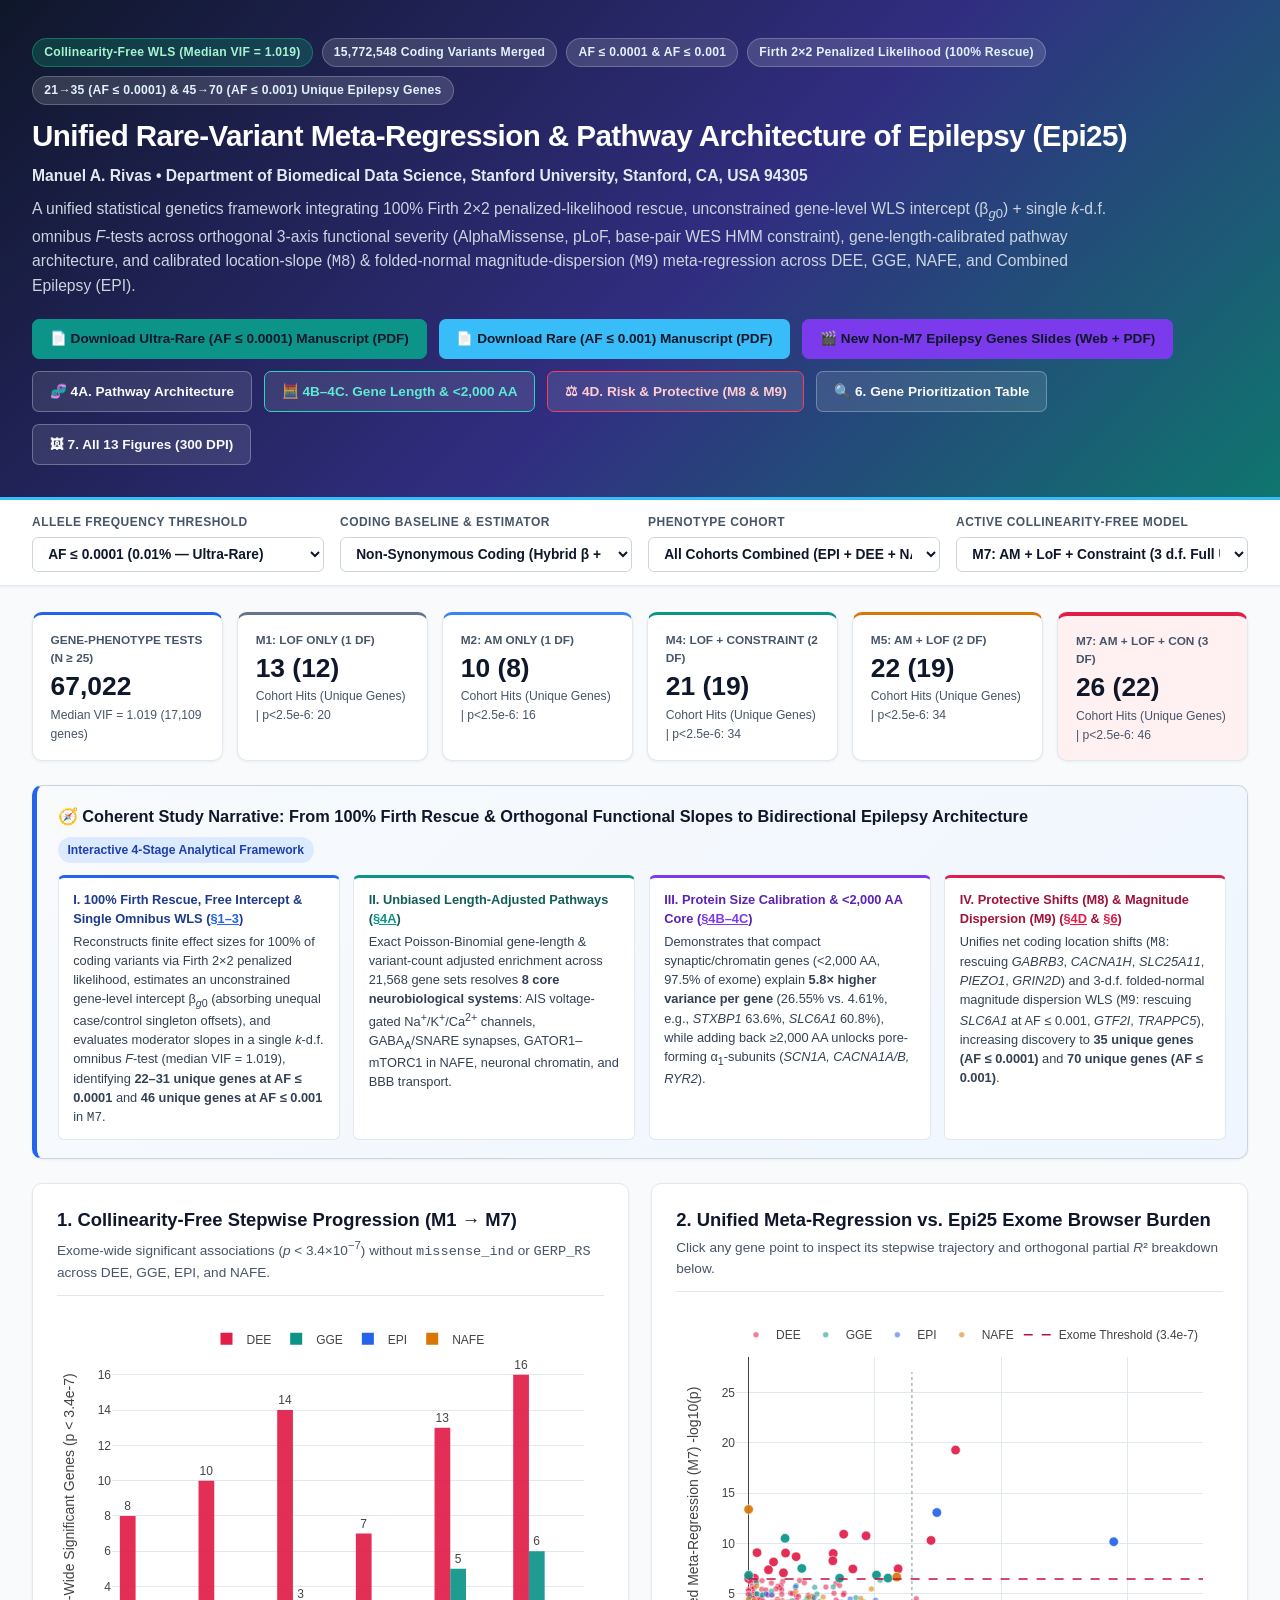
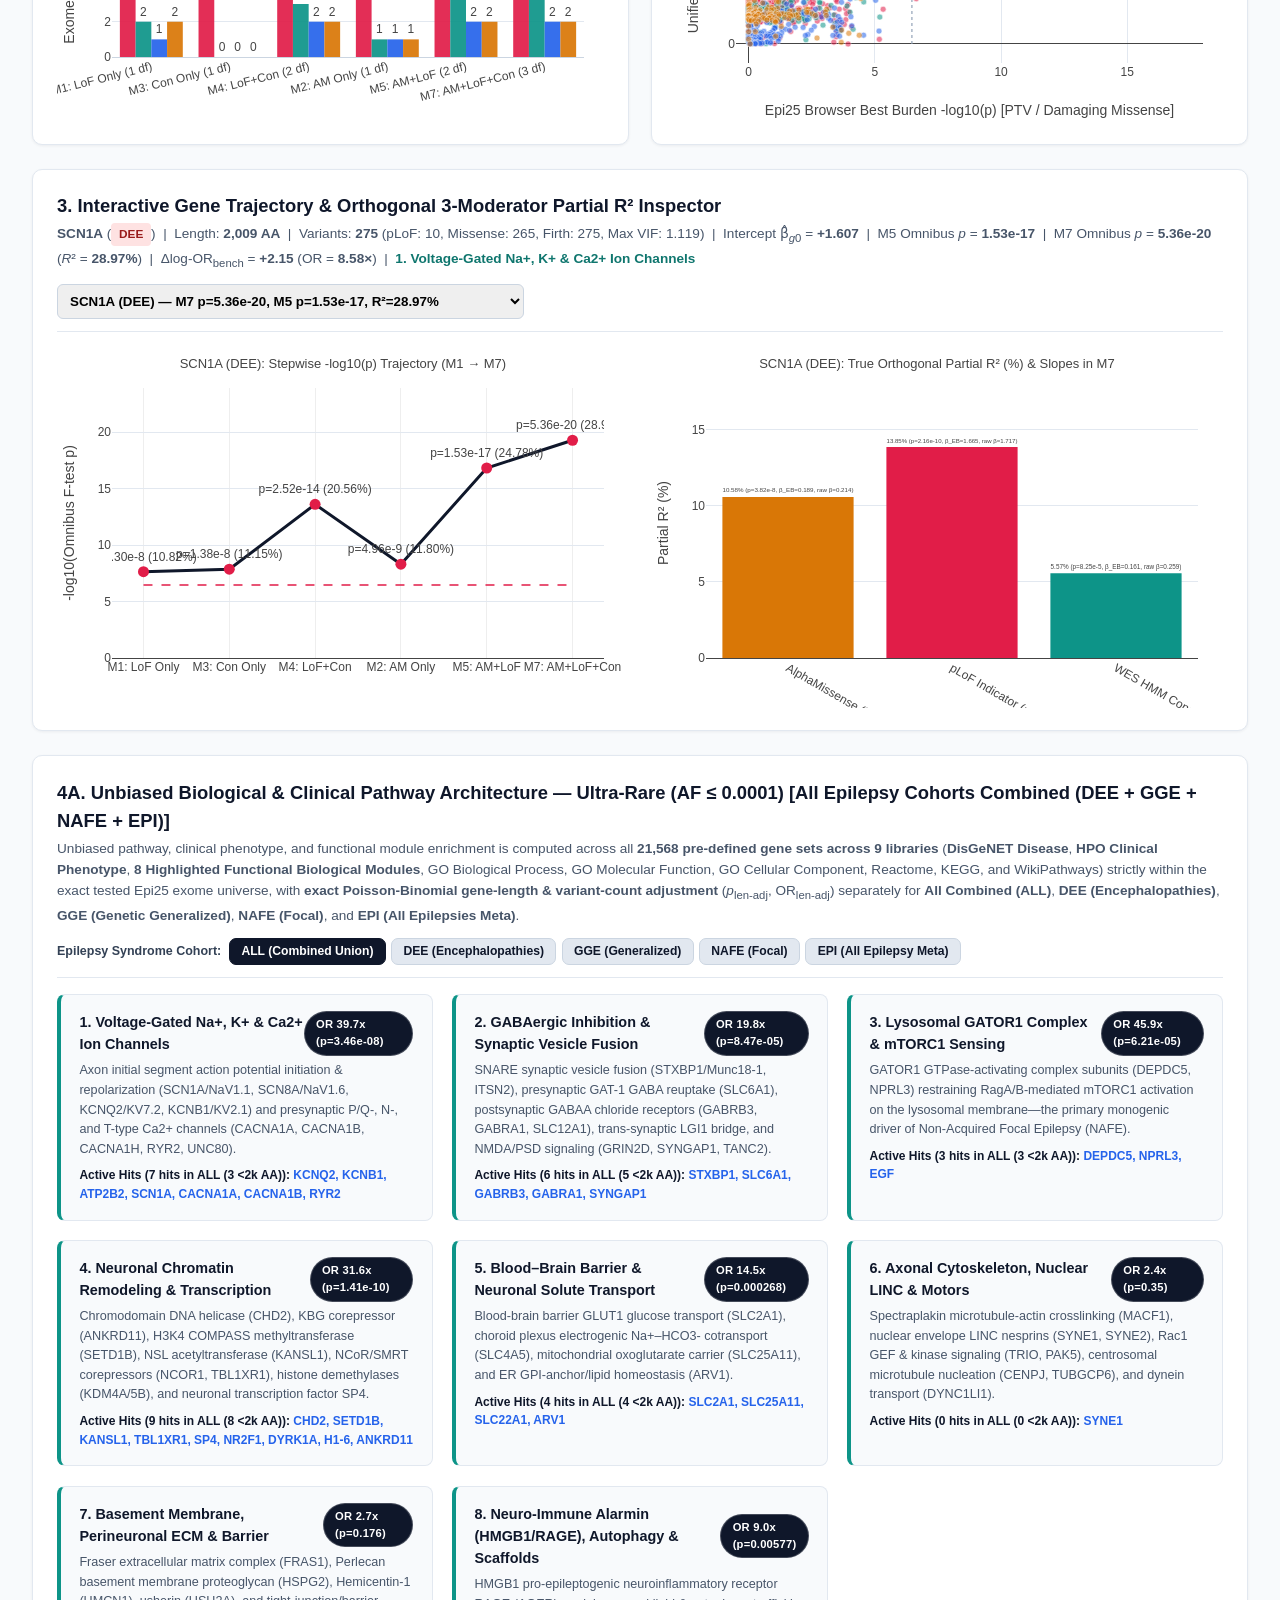
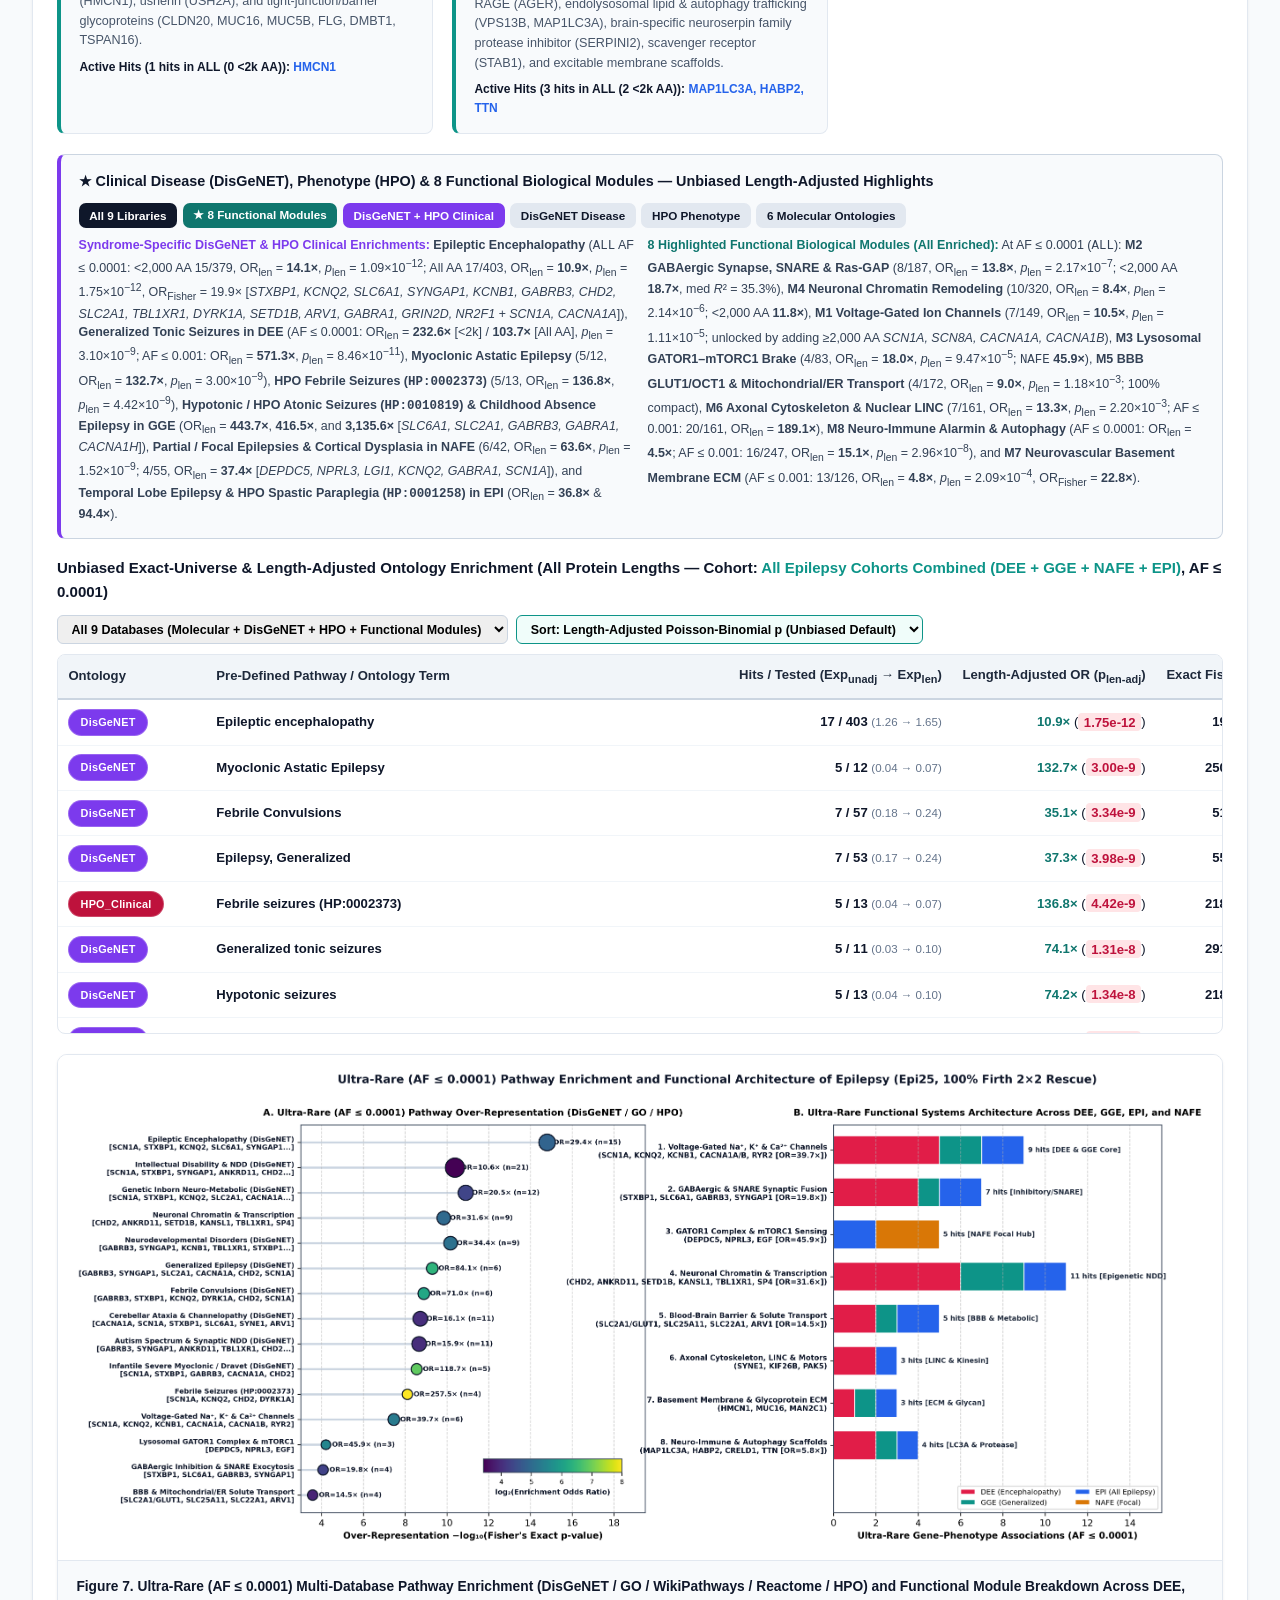
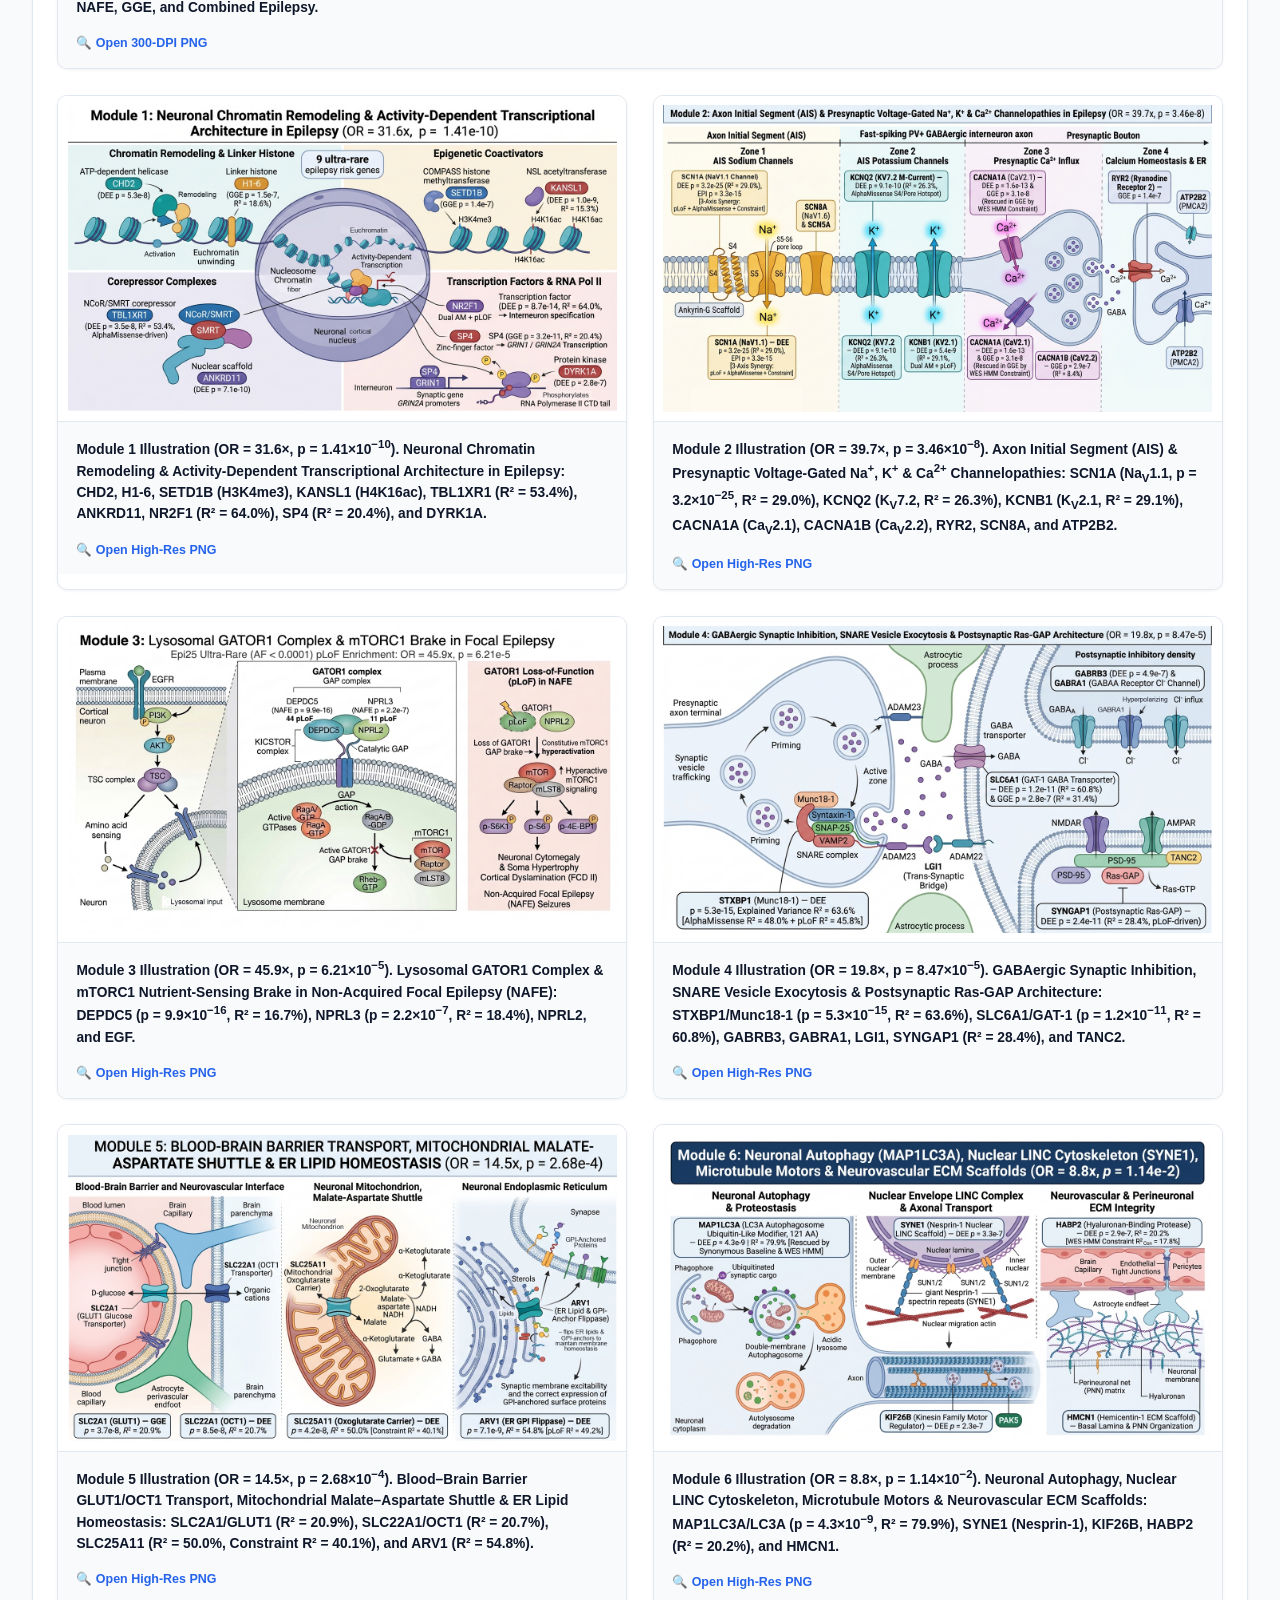
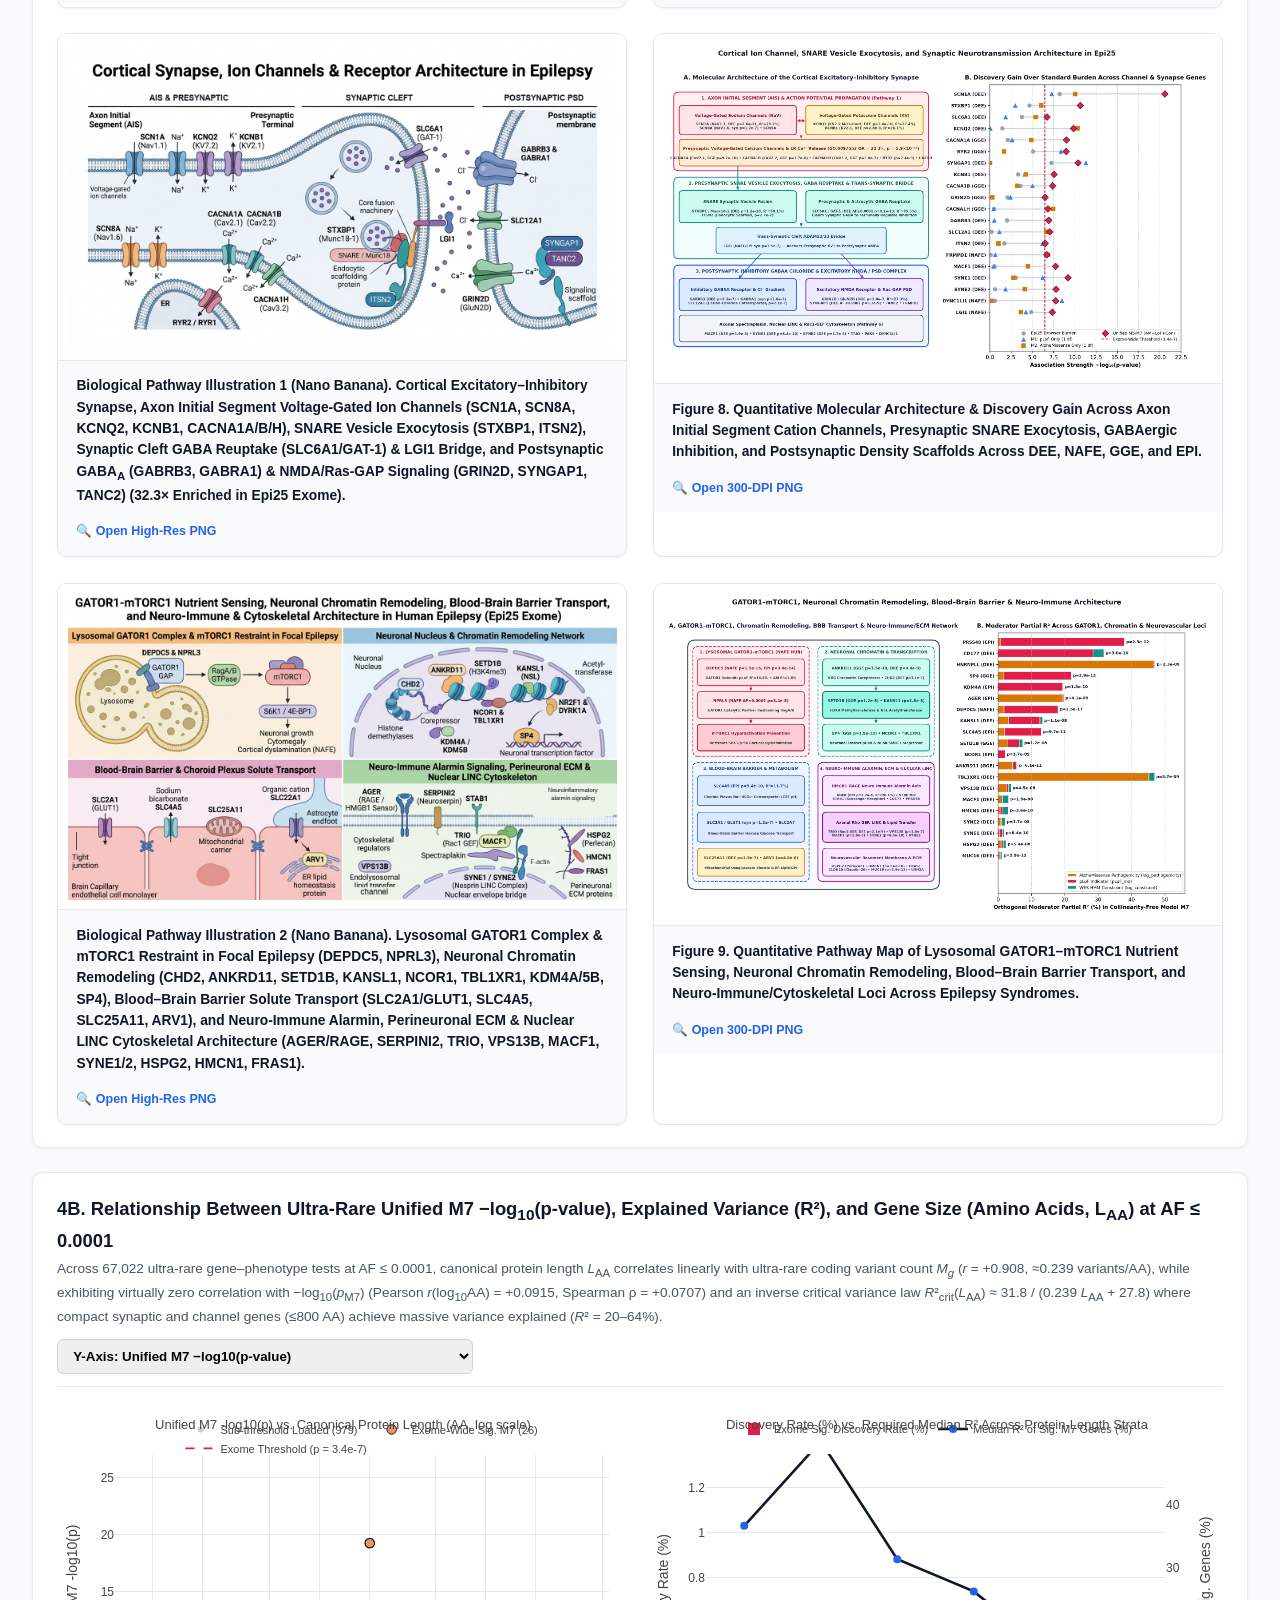
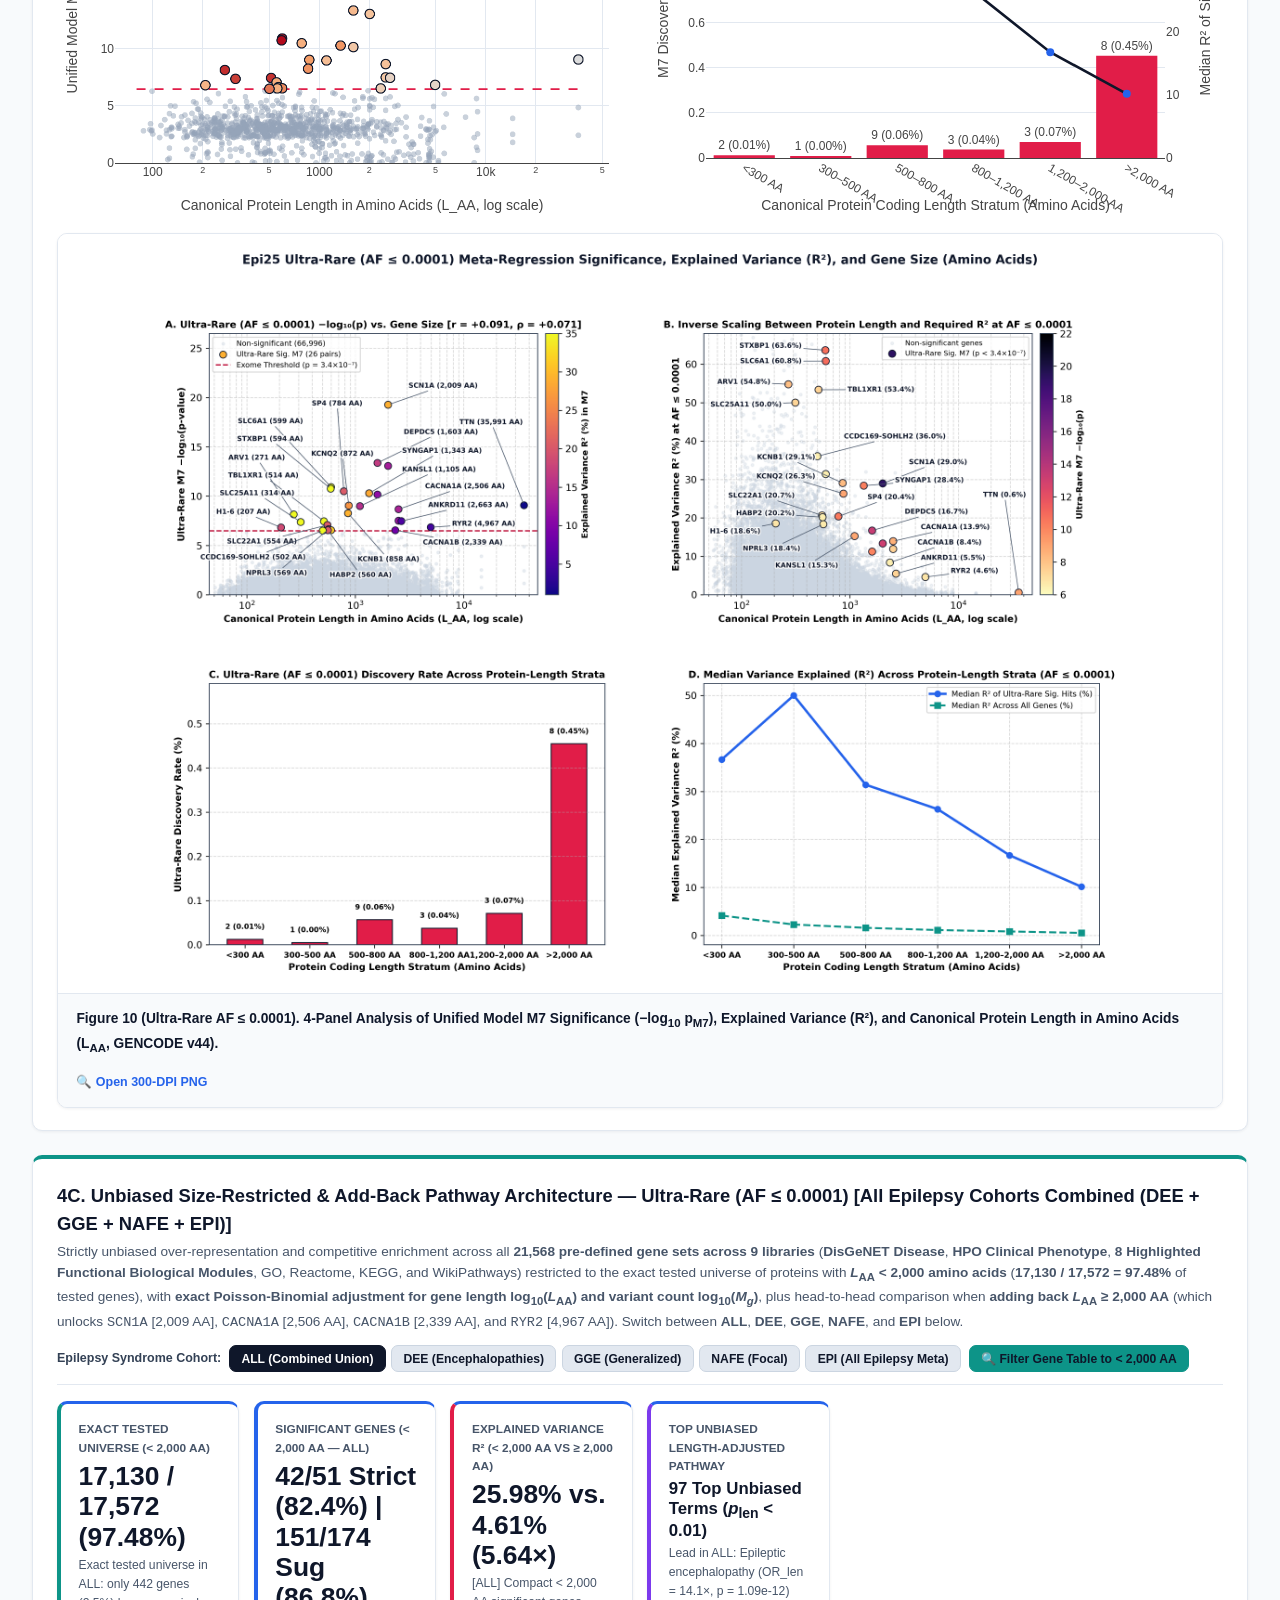
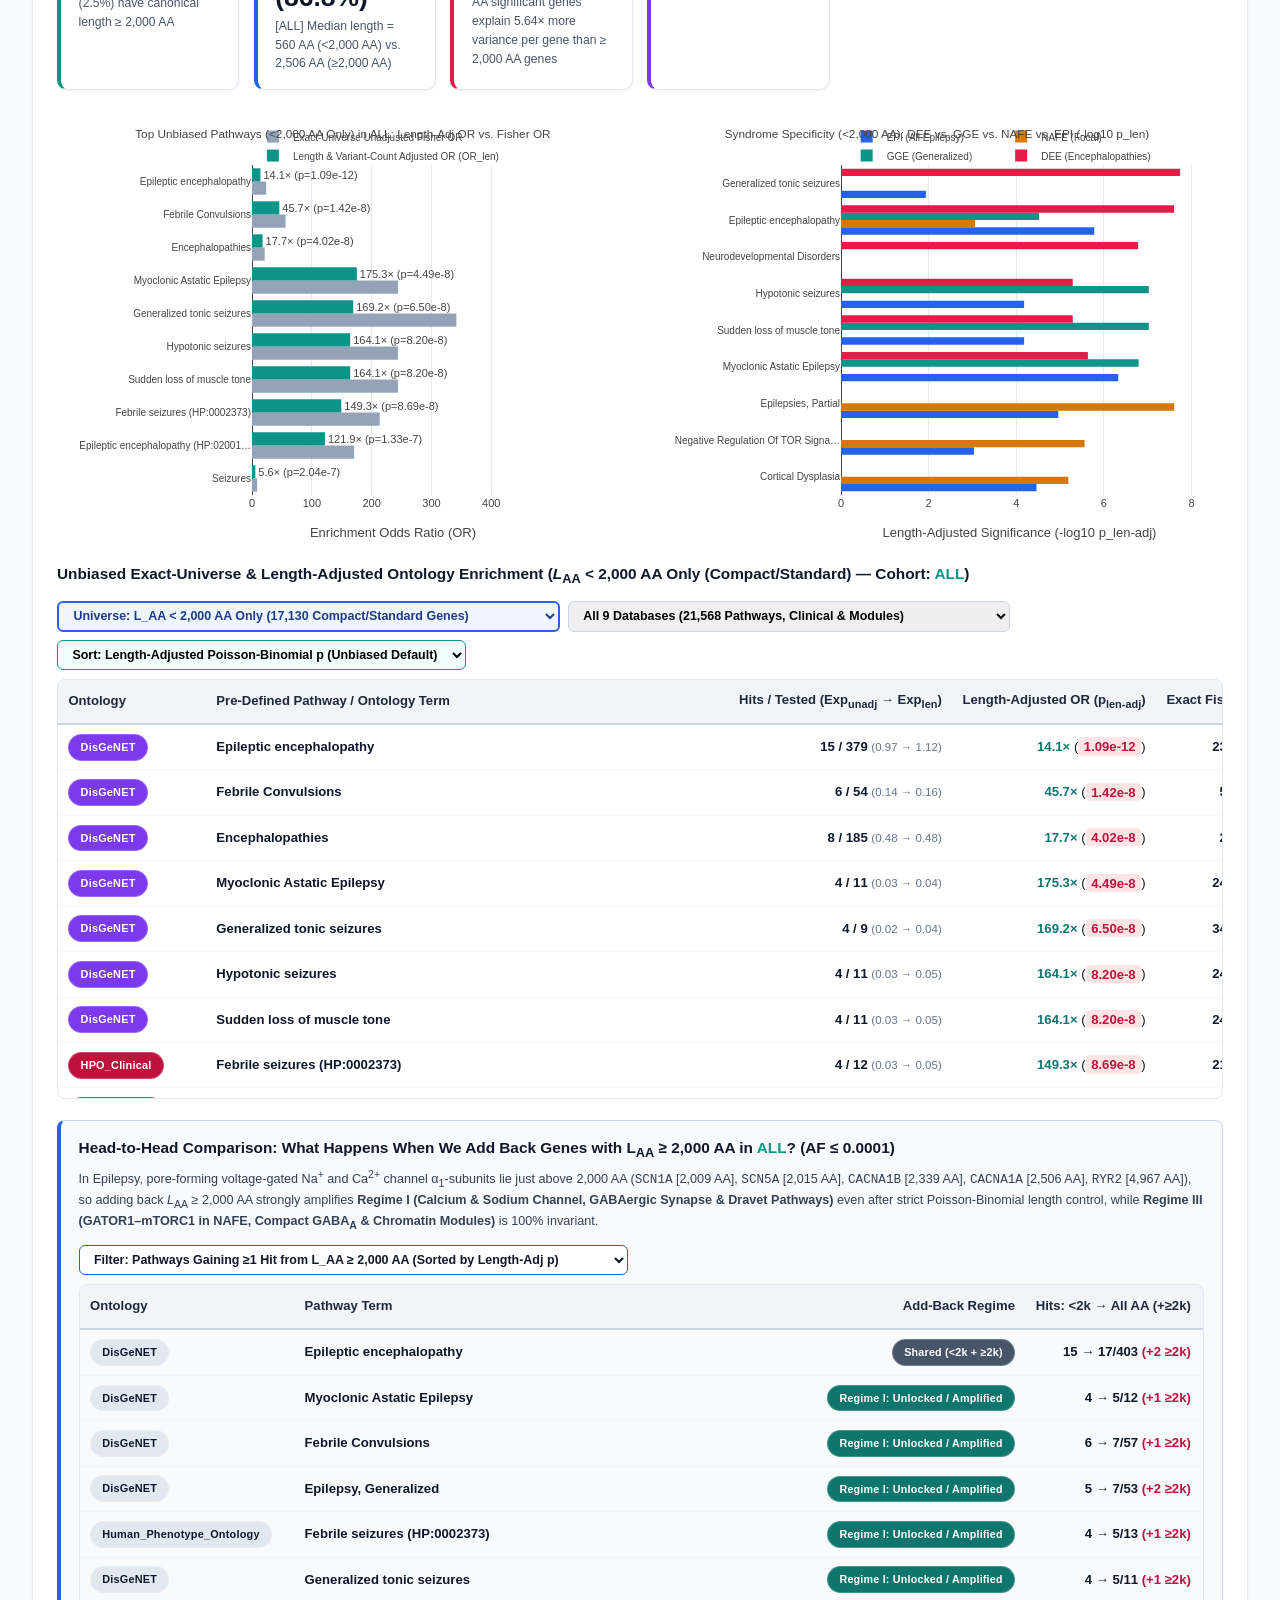
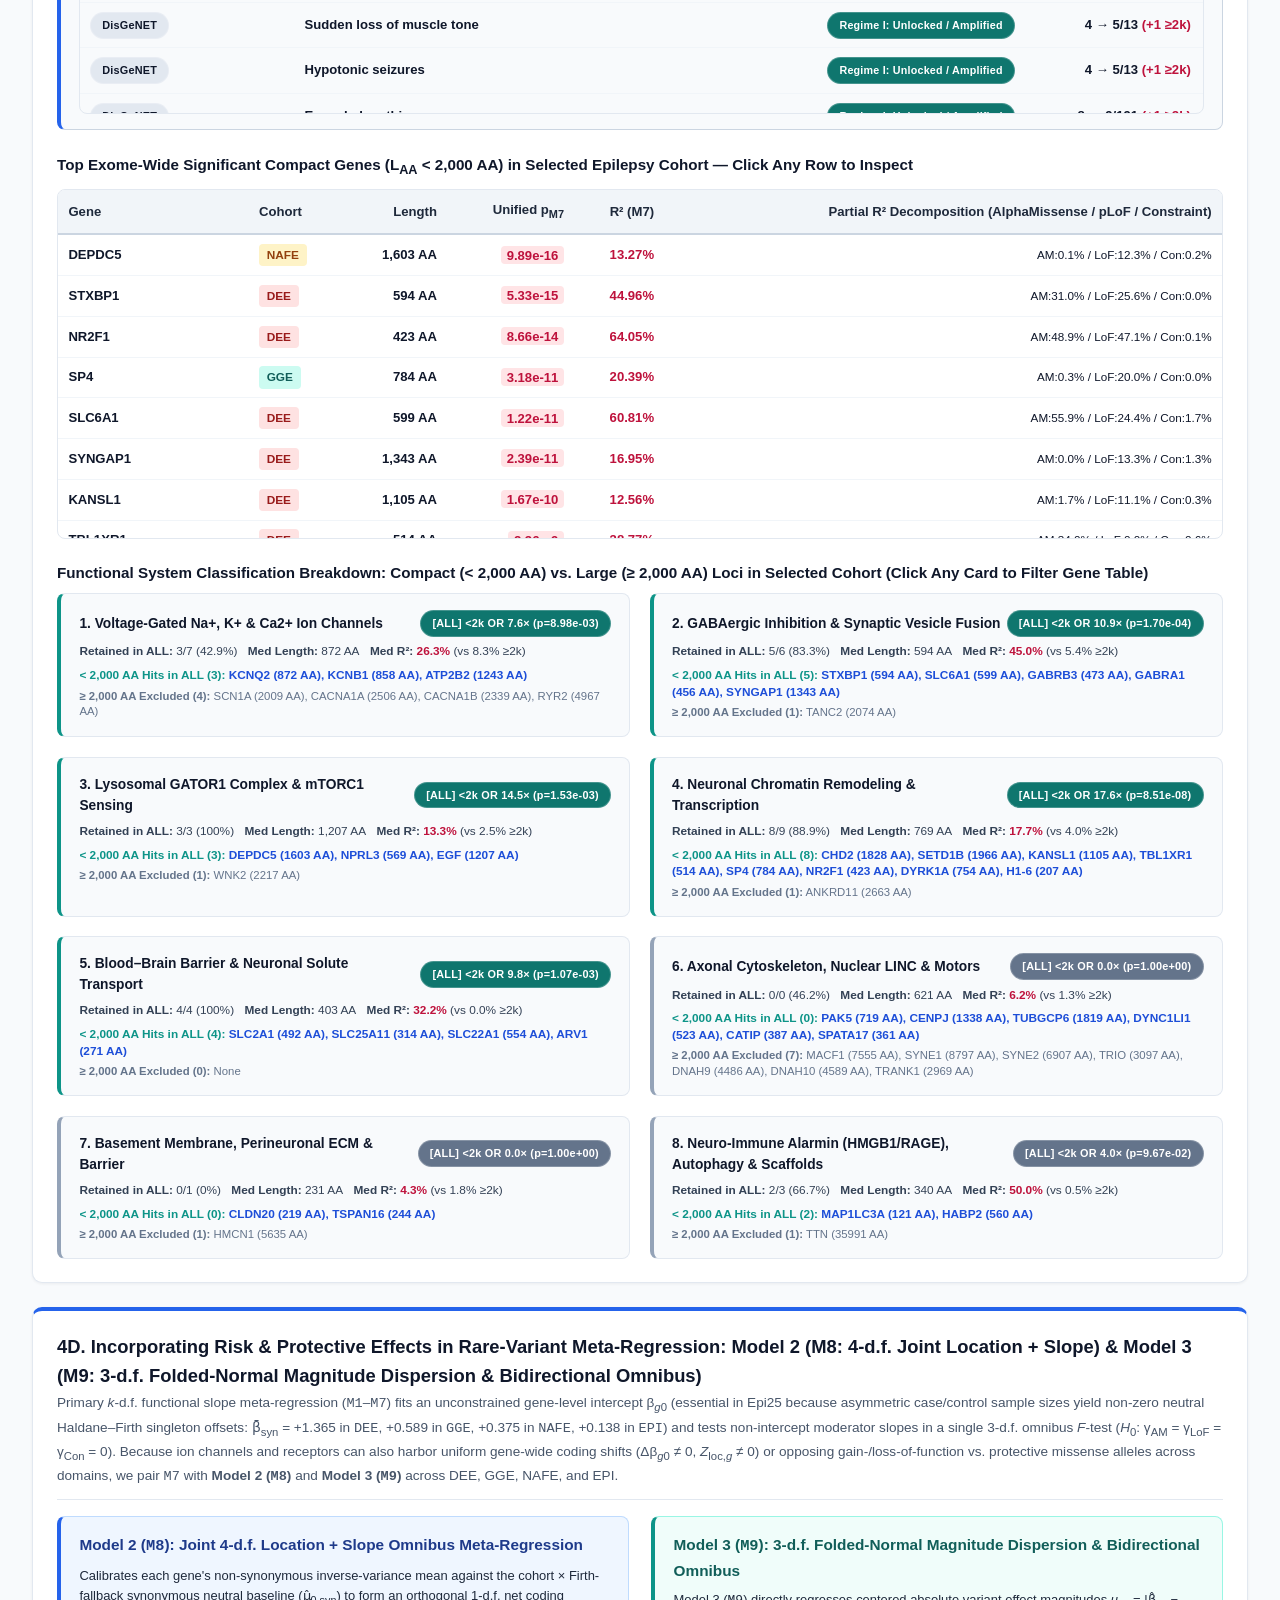
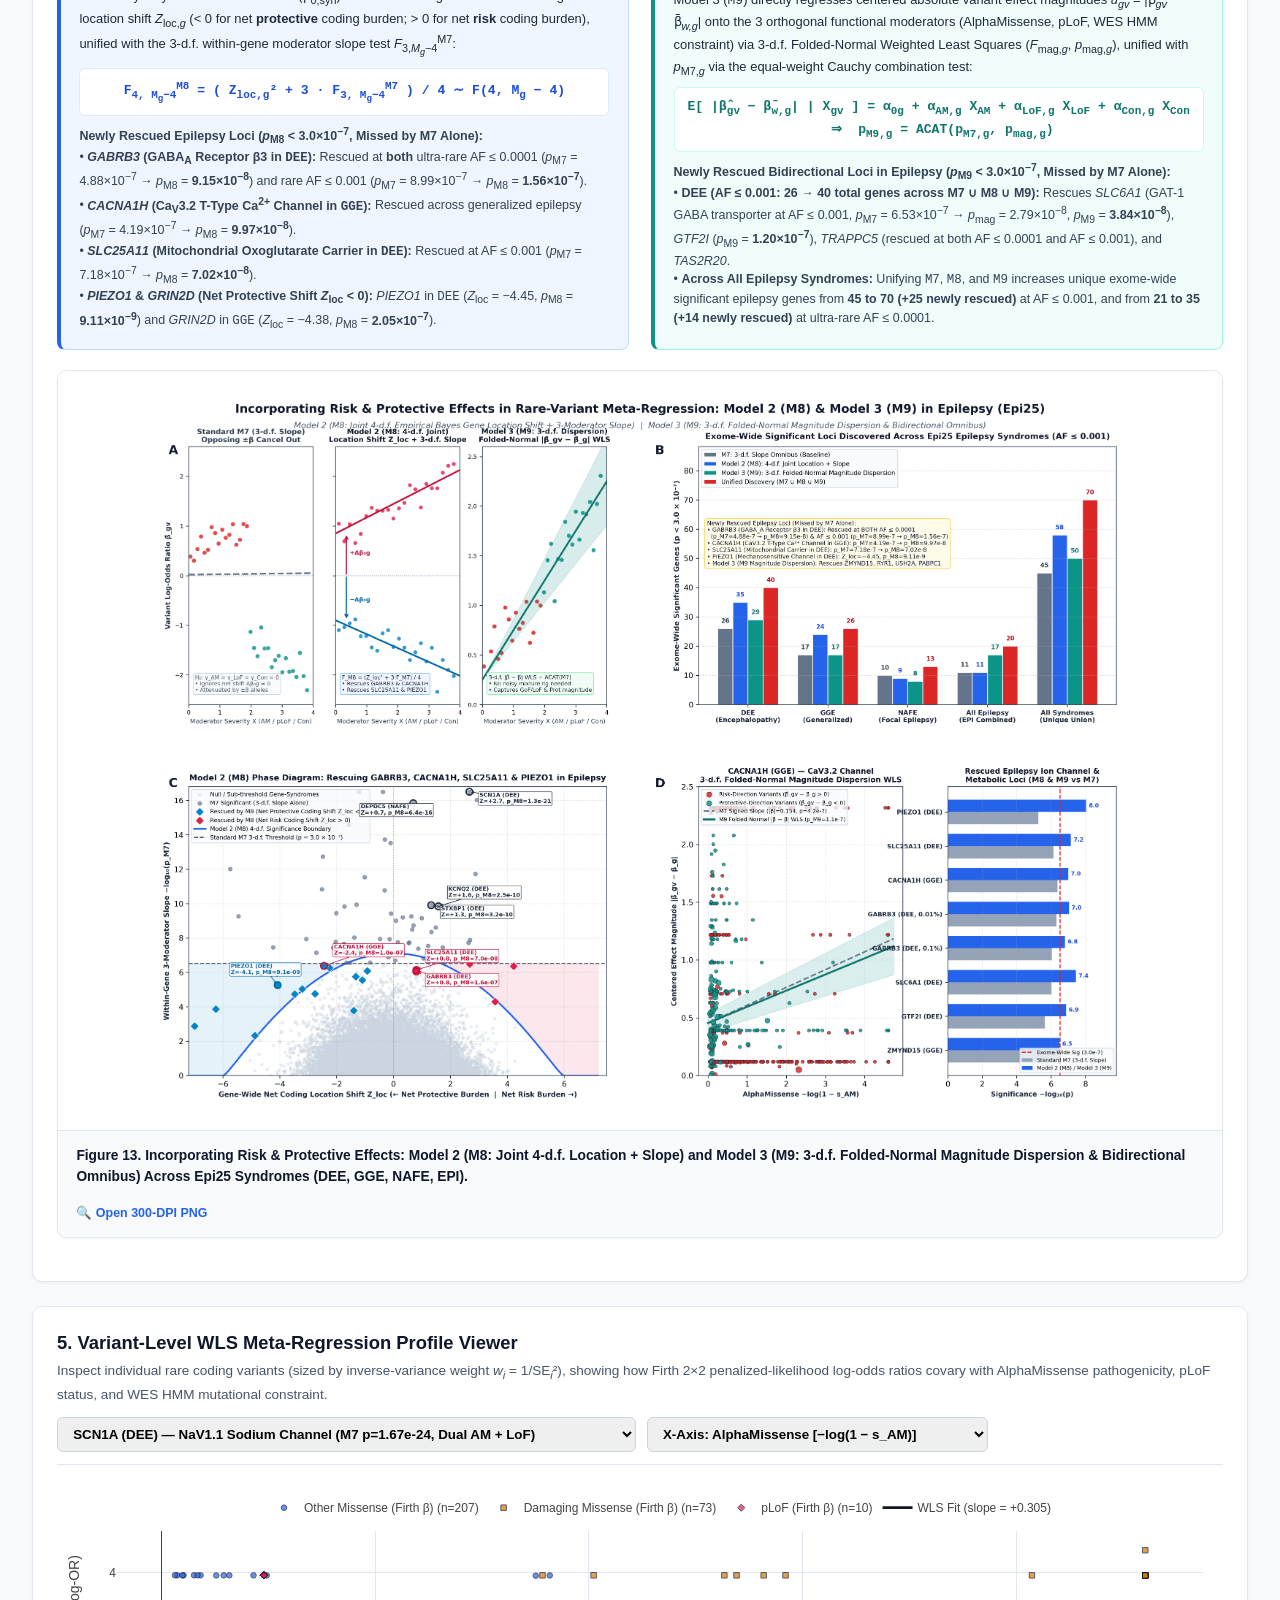
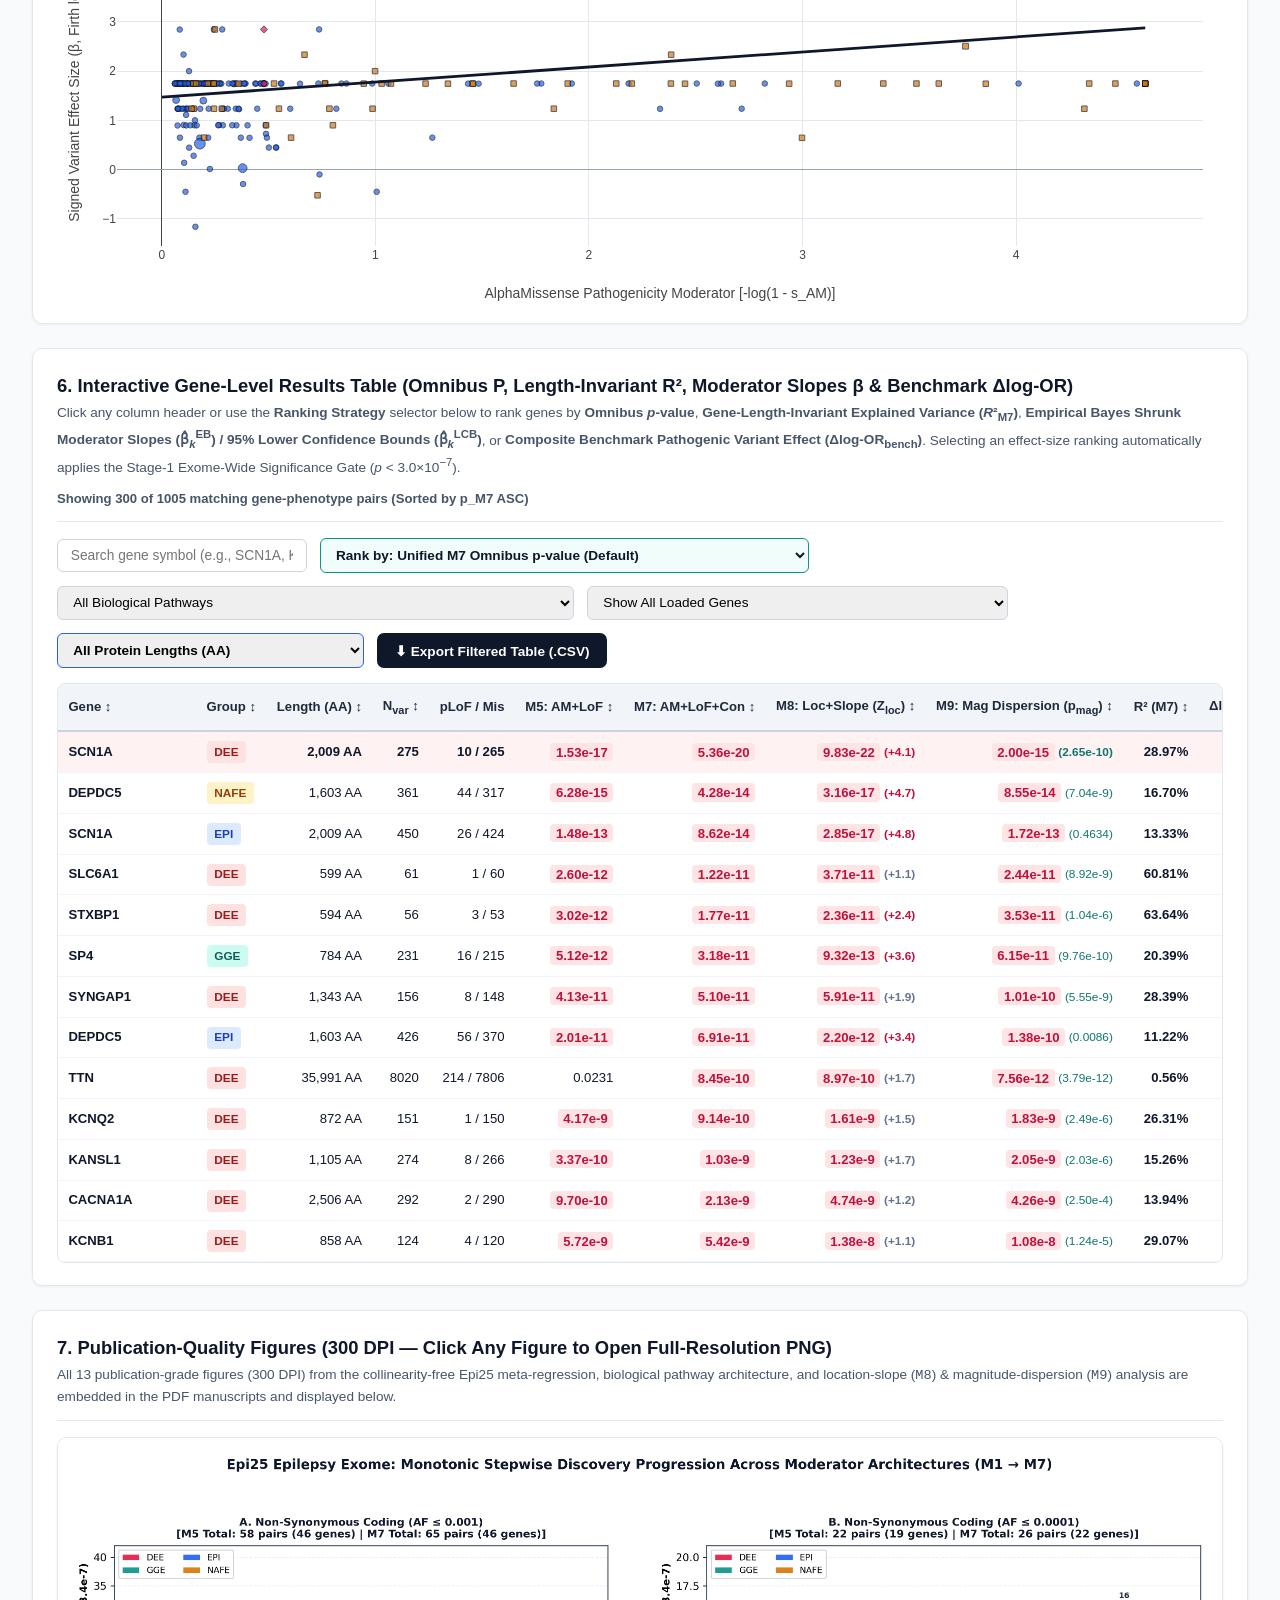
<file: index.html>
<!DOCTYPE html>
<html lang="en">
<head>
  <meta charset="UTF-8" />
  <meta name="viewport" content="width=device-width, initial-scale=1.0" />
  <title>Unified Rare-Variant Meta-Regression &amp; Pathway Architecture of Epilepsy (Epi25)</title>
  <link rel="stylesheet" href="styles.css?v=20261028d" />
  <script src="https://cdn.plot.ly/plotly-2.32.0.min.js"></script>
</head>
<body>

  <!-- HERO HEADER -->
  <header class="hero-header">
    <div class="container">
      <div class="badge-row">
        <span class="badge highlight">Collinearity-Free WLS (Median VIF = 1.019)</span>
        <span class="badge">15,772,548 Coding Variants Merged</span>
        <span class="badge">AF &le; 0.0001 &amp; AF &le; 0.001</span>
        <span class="badge">Firth 2&times;2 Penalized Likelihood (100% Rescue)</span>
        <span class="badge">21&rarr;35 (AF &le; 0.0001) &amp; 45&rarr;70 (AF &le; 0.001) Unique Epilepsy Genes</span>
      </div>
      <h1 class="hero-title">
        Unified Rare-Variant Meta-Regression &amp; Pathway Architecture of Epilepsy (Epi25)
      </h1>
      <p style="font-size: 0.98rem; font-weight: 600; color: #e2e8f0; margin-bottom: 0.55rem;">
        <strong>Manuel A. Rivas</strong> &bull; Department of Biomedical Data Science, Stanford University, Stanford, CA, USA 94305
      </p>
      <p class="hero-subtitle">
        A unified statistical genetics framework integrating 100% Firth 2&times;2 penalized-likelihood rescue, unconstrained gene-level WLS intercept (&beta;<sub><em>g</em>0</sub>) + single <em>k</em>-d.f. omnibus <em>F</em>-tests across orthogonal 3-axis functional severity (AlphaMissense, pLoF, base-pair WES HMM constraint), gene-length-calibrated pathway architecture, and calibrated location-slope (<code>M8</code>) &amp; folded-normal magnitude-dispersion (<code>M9</code>) meta-regression across DEE, GGE, NAFE, and Combined Epilepsy (EPI).
      </p>
      <div class="hero-actions">
        <a href="epi25_af0001_ultrarare_metaregression_report.pdf?v=20261112a" target="_blank" class="btn btn-primary" style="background:#0d9488;border-color:#0d9488;">
          &#128196; Download Ultra-Rare (AF &le; 0.0001) Manuscript (PDF)
        </a>
        <a href="epi25_unified_metaregression_report.pdf?v=20261112a" target="_blank" class="btn btn-primary">
          &#128196; Download Rare (AF &le; 0.001) Manuscript (PDF)
        </a>
        <a href="slides_new_m8_genes.html" target="_blank" class="btn btn-primary" style="background:#7c3aed;border-color:#7c3aed;">
          &#127916; New Non-M7 Epilepsy Genes Slides (Web + PDF)
        </a>
        <a href="#section-pathways" class="btn btn-outline">
          &#129516; 4A. Pathway Architecture
        </a>
        <a href="#section-lt2000aa" class="btn btn-outline" style="border-color: #2dd4bf; color: #5eead4;">
          &#129518; 4B&ndash;4C. Gene Length &amp; &lt;2,000 AA
        </a>
        <a href="#section-bidirectional" class="btn btn-outline" style="border-color: #f43f5e; color: #fecdd3;">
          &#9878; 4D. Risk &amp; Protective (M8 &amp; M9)
        </a>
        <a href="#section-gene-table" class="btn btn-outline">
          &#128269; 6. Gene Prioritization Table
        </a>
        <a href="#section-figures" class="btn btn-outline">
          &#128444; 7. All 13 Figures (300 DPI)
        </a>
      </div>
    </div>
  </header>

  <!-- STICKY GLOBAL CONTROLS -->
  <nav class="control-bar">
    <div class="container">
      <div class="control-grid">
        <div class="control-group">
          <label for="ctrl-af">Allele Frequency Threshold</label>
          <select id="ctrl-af">
            <option value="af0001" selected>AF &le; 0.0001 (0.01% — Ultra-Rare)</option>
            <option value="af001">AF &le; 0.001 (0.1% — Rare Coding)</option>
          </select>
        </div>
        <div class="control-group">
          <label for="ctrl-spec">Coding Baseline &amp; Estimator</label>
          <select id="ctrl-spec">
            <option value="hybrid_nonsyn" selected>Non-Synonymous Coding (Hybrid &beta; + Firth 2&times;2)</option>
            <option value="hybrid_synbase">Synonymous-Referenced Coding (Hybrid &beta; + Firth 2&times;2)</option>
            <option value="firth_nonsyn">Pure Firth 2&times;2 Sensitivity (100% Firth Odds Ratios)</option>
          </select>
        </div>
        <div class="control-group">
          <label for="ctrl-group">Phenotype Cohort</label>
          <select id="ctrl-group">
            <option value="ALL" selected>All Cohorts Combined (EPI + DEE + NAFE + GGE)</option>
            <option value="DEE">DEE — Developmental &amp; Epileptic Encephalopathies (1,938 cases)</option>
            <option value="GGE">GGE — Genetic Generalized Epilepsy (5,499 cases)</option>
            <option value="NAFE">NAFE — Non-Acquired Focal Epilepsy (9,219 cases)</option>
            <option value="EPI">EPI — All Epilepsies Combined (20,979 cases)</option>
          </select>
        </div>
        <div class="control-group">
          <label for="ctrl-model">Active Collinearity-Free Model</label>
          <select id="ctrl-model">
            <option value="M7" selected>M7: AM + LoF + Constraint (3 d.f. Full Unified)</option>
            <option value="M8">M8 (Model 2): 4-d.f. Joint Location + Slope (Risk &amp; Protective Shift)</option>
            <option value="M9">M9 (Model 3): 3-d.f. Folded-Normal Magnitude Dispersion &amp; Bidirectional Omnibus</option>
            <option value="M5">M5: AM + LoF (2 d.f. Pathogenicity + LoF)</option>
            <option value="M2">M2: AlphaMissense Only (1 d.f.)</option>
            <option value="M4">M4: LoF + Constraint (2 d.f.)</option>
            <option value="M1">M1: LoF Only (1 d.f.)</option>
            <option value="M3">M3: WES HMM Constraint Only (1 d.f.)</option>
          </select>
        </div>
      </div>
    </div>
  </nav>

  <!-- MAIN CONTENT -->
  <main class="main-content container">

    <!-- LIVE KPI STRIP -->
    <section class="kpi-grid">
      <div class="kpi-card">
        <div class="kpi-label">Gene-Phenotype Tests (N &ge; 25)</div>
        <div class="kpi-value" id="kpi-tests-val">67,022</div>
        <div class="kpi-sub" id="kpi-tests-sub">Median VIF = 1.019 (17,410 genes)</div>
      </div>
      <div class="kpi-card m1" id="kpi-card-M1">
        <div class="kpi-label">M1: LoF Only (1 df)</div>
        <div class="kpi-value" id="kpi-val-M1">13 (12)</div>
        <div class="kpi-sub" id="kpi-sub-M1">p &lt; 3.4e-7</div>
      </div>
      <div class="kpi-card m2" id="kpi-card-M2">
        <div class="kpi-label">M2: AM Only (1 df)</div>
        <div class="kpi-value" id="kpi-val-M2">10 (8)</div>
        <div class="kpi-sub" id="kpi-sub-M2">p &lt; 3.4e-7</div>
      </div>
      <div class="kpi-card m3" id="kpi-card-M4">
        <div class="kpi-label">M4: LoF + Constraint (2 df)</div>
        <div class="kpi-value" id="kpi-val-M4">21 (19)</div>
        <div class="kpi-sub" id="kpi-sub-M4">p &lt; 3.4e-7</div>
      </div>
      <div class="kpi-card m4" id="kpi-card-M5">
        <div class="kpi-label">M5: AM + LoF (2 df)</div>
        <div class="kpi-value" id="kpi-val-M5">22 (19)</div>
        <div class="kpi-sub" id="kpi-sub-M5">p &lt; 3.4e-7</div>
      </div>
      <div class="kpi-card m5 active-model" id="kpi-card-M7">
        <div class="kpi-label">M7: AM + LoF + Con (3 df)</div>
        <div class="kpi-value" id="kpi-val-M7">26 (22)</div>
        <div class="kpi-sub" id="kpi-sub-M7">p &lt; 3.4e-7</div>
      </div>
    </section>

    <!-- COHERENT 4-PILLAR NARRATIVE STORYBOARD -->
    <section class="section-card" style="background: linear-gradient(135deg, #f8fafc 0%, #eff6ff 100%); border: 1px solid #cbd5e1; border-left: 5px solid #2563eb; padding: 1.1rem 1.3rem; margin-bottom: 1.5rem;">
      <div style="display: flex; justify-content: space-between; align-items: baseline; flex-wrap: wrap; gap: 0.5rem; margin-bottom: 0.75rem;">
        <h2 style="font-size: 1.02rem; font-weight: 800; color: #0f172a; margin: 0;">
          &#129517; Coherent Study Narrative: From 100% Firth Rescue &amp; Orthogonal Functional Slopes to Bidirectional Epilepsy Architecture
        </h2>
        <span style="font-size: 0.76rem; font-weight: 700; color: #1e40af; background: #dbeafe; padding: 0.2rem 0.6rem; border-radius: 999px;">
          Interactive 4-Stage Analytical Framework
        </span>
      </div>
      <div style="display: grid; grid-template-columns: repeat(auto-fit, minmax(240px, 1fr)); gap: 0.85rem; font-size: 0.8rem; line-height: 1.5; color: #334155;">
        <div style="background: #ffffff; border: 1px solid #e2e8f0; border-top: 3px solid #2563eb; border-radius: 6px; padding: 0.75rem 0.9rem;">
          <div style="font-weight: 800; color: #1e3a8a; margin-bottom: 0.25rem;">I. 100% Firth Rescue, Free Intercept &amp; Single Omnibus WLS (<a href="#plot-progression" style="color:#2563eb;">&sect;1&ndash;3</a>)</div>
          Reconstructs finite effect sizes for 100% of coding variants via Firth 2&times;2 penalized likelihood, estimates an unconstrained gene-level intercept &beta;<sub><em>g</em>0</sub> (absorbing unequal case/control singleton offsets), and evaluates moderator slopes in a single <em>k</em>-d.f. omnibus <em>F</em>-test (median VIF = 1.019), identifying <strong>22&ndash;31 unique genes at AF &le; 0.0001</strong> and <strong>46 unique genes at AF &le; 0.001</strong> in <code>M7</code>.
        </div>
        <div style="background: #ffffff; border: 1px solid #e2e8f0; border-top: 3px solid #0d9488; border-radius: 6px; padding: 0.75rem 0.9rem;">
          <div style="font-weight: 800; color: #115e59; margin-bottom: 0.25rem;">II. Unbiased Length-Adjusted Pathways (<a href="#section-pathways" style="color:#0d9488;">&sect;4A</a>)</div>
          Exact Poisson-Binomial gene-length &amp; variant-count adjusted enrichment across 21,568 gene sets resolves <strong>8 core neurobiological systems</strong>: AIS voltage-gated Na<sup>+</sup>/K<sup>+</sup>/Ca<sup>2+</sup> channels, GABA<sub>A</sub>/SNARE synapses, GATOR1&ndash;mTORC1 in NAFE, neuronal chromatin, and BBB transport.
        </div>
        <div style="background: #ffffff; border: 1px solid #e2e8f0; border-top: 3px solid #7c3aed; border-radius: 6px; padding: 0.75rem 0.9rem;">
          <div style="font-weight: 800; color: #5b21b6; margin-bottom: 0.25rem;">III. Protein Size Calibration &amp; &lt;2,000 AA Core (<a href="#section-gene-size" style="color:#7c3aed;">&sect;4B&ndash;4C</a>)</div>
          Demonstrates that compact synaptic/chromatin genes (&lt;2,000 AA, 97.5% of exome) explain <strong>5.8&times; higher variance per gene</strong> (26.55% vs. 4.61%, e.g., <em>STXBP1</em> 63.6%, <em>SLC6A1</em> 60.8%), while adding back &ge;2,000 AA unlocks pore-forming &alpha;<sub>1</sub>-subunits (<em>SCN1A, CACNA1A/B, RYR2</em>).
        </div>
        <div style="background: #ffffff; border: 1px solid #e2e8f0; border-top: 3px solid #e11d48; border-radius: 6px; padding: 0.75rem 0.9rem;">
          <div style="font-weight: 800; color: #9f1239; margin-bottom: 0.25rem;">IV. Protective Shifts (M8) &amp; Magnitude Dispersion (M9) (<a href="#section-bidirectional" style="color:#e11d48;">&sect;4D</a> &amp; <a href="#section-gene-table" style="color:#e11d48;">&sect;6</a>)</div>
          Unifies net coding location shifts (<code>M8</code>: rescuing <em>GABRB3</em>, <em>CACNA1H</em>, <em>SLC25A11</em>, <em>PIEZO1</em>, <em>GRIN2D</em>) and 3-d.f. folded-normal magnitude dispersion WLS (<code>M9</code>: rescuing <em>SLC6A1</em> at AF &le; 0.001, <em>GTF2I</em>, <em>TRAPPC5</em>), increasing discovery to <strong>35 unique genes (AF &le; 0.0001)</strong> and <strong>70 unique genes (AF &le; 0.001)</strong>.
        </div>
      </div>
    </section>

    <!-- ROW 1: PROGRESSION CHART & UNIFIED VS BROWSER SCATTER -->
    <div class="chart-row-2col">
      <div class="section-card" style="margin-bottom: 0;">
        <div class="section-header">
          <div>
            <h2 class="section-title">1. Collinearity-Free Stepwise Progression (M1 &rarr; M7)</h2>
            <p class="section-desc">Exome-wide significant associations (<em>p</em> &lt; 3.4&times;10<sup>&minus;7</sup>) without <code>missense_ind</code> or <code>GERP_RS</code> across DEE, GGE, EPI, and NAFE.</p>
          </div>
        </div>
        <div id="plot-progression" class="plot-box"></div>
      </div>

      <div class="section-card" style="margin-bottom: 0;">
        <div class="section-header">
          <div>
            <h2 class="section-title">2. Unified Meta-Regression vs. Epi25 Exome Browser Burden</h2>
            <p class="section-desc">Click any gene point to inspect its stepwise trajectory and orthogonal partial <em>R</em>&sup2; breakdown below.</p>
          </div>
        </div>
        <div id="plot-vs-browser" class="plot-box"></div>
      </div>
    </div>

    <!-- ROW 2: GENE TRAJECTORY & ORTHOGONAL PARTIAL R2 INSPECTOR -->
    <section class="section-card">
      <div class="section-header">
        <div>
          <h2 class="section-title">3. Interactive Gene Trajectory &amp; Orthogonal 3-Moderator Partial R&sup2; Inspector</h2>
          <p class="section-desc" id="inspector-gene-summary">Select any gene from the dropdown or click a row in the table below.</p>
        </div>
        <div style="min-width: 360px;">
          <select id="select-inspector-gene" style="width: 100%; padding: 0.5rem; border-radius: 6px; border: 1px solid #cbd5e1; font-weight: 600;"></select>
        </div>
      </div>
      <div class="chart-row-2col" style="margin-bottom: 0;">
        <div id="plot-gene-trajectory" class="plot-box" style="height: 360px;"></div>
        <div id="plot-gene-partial-r2" class="plot-box" style="height: 360px;"></div>
      </div>
    </section>

    <!-- ROW 3: DEEP BIOLOGICAL PATHWAY EXPLORER -->
    <section class="section-card" id="section-pathways">
      <div class="section-header">
        <div>
          <h2 class="section-title" id="pathway-section-title">4A. Unbiased Biological &amp; Clinical Pathway Architecture (All Protein Lengths)</h2>
          <p class="section-desc">
            Unbiased pathway, clinical phenotype, and functional module enrichment is computed across all <strong>21,568 pre-defined gene sets across 9 libraries</strong> (<strong>DisGeNET Disease</strong>, <strong>HPO Clinical Phenotype</strong>, <strong>8 Highlighted Functional Biological Modules</strong>, GO Biological Process, GO Molecular Function, GO Cellular Component, Reactome, KEGG, and WikiPathways) strictly within the exact tested Epi25 exome universe, with <strong>exact Poisson-Binomial gene-length &amp; variant-count adjustment</strong> (<em>p</em><sub>len-adj</sub>, OR<sub>len-adj</sub>) separately for <strong>All Combined (ALL)</strong>, <strong>DEE (Encephalopathies)</strong>, <strong>GGE (Genetic Generalized)</strong>, <strong>NAFE (Focal)</strong>, and <strong>EPI (All Epilepsies Meta)</strong>.
          </p>
        </div>
        <div style="display: flex; gap: 0.5rem; flex-wrap: wrap; align-items: center;">
          <span style="font-size: 0.78rem; font-weight: 700; color: #334155;">Epilepsy Syndrome Cohort:</span>
          <div class="cohort-btn-group" data-sync="enr-cohort" style="display: inline-flex; gap: 0.35rem; flex-wrap: wrap;">
            <button type="button" class="btn enr-cohort-btn" data-cohort="ALL" style="padding: 0.36rem 0.7rem; font-size: 0.76rem; background: #0f172a; color: #fff;">ALL (Combined Union)</button>
            <button type="button" class="btn enr-cohort-btn" data-cohort="DEE" style="padding: 0.36rem 0.7rem; font-size: 0.76rem; background: #e2e8f0; color: #0f172a;">DEE (Encephalopathies)</button>
            <button type="button" class="btn enr-cohort-btn" data-cohort="GGE" style="padding: 0.36rem 0.7rem; font-size: 0.76rem; background: #e2e8f0; color: #0f172a;">GGE (Generalized)</button>
            <button type="button" class="btn enr-cohort-btn" data-cohort="NAFE" style="padding: 0.36rem 0.7rem; font-size: 0.76rem; background: #e2e8f0; color: #0f172a;">NAFE (Focal)</button>
            <button type="button" class="btn enr-cohort-btn" data-cohort="EPI" style="padding: 0.36rem 0.7rem; font-size: 0.76rem; background: #e2e8f0; color: #0f172a;">EPI (All Epilepsy Meta)</button>
          </div>
        </div>
      </div>
      <div class="methods-grid" id="pathway-cards-grid" style="margin-bottom: 1.25rem;"></div>

      <!-- CLINICAL DISGENET, HPO & 8 FUNCTIONAL MODULES HIGHLIGHT BANNER + QUICK FILTER PILLS -->
      <div style="margin-bottom: 1.1rem; background: #f8fafc; border: 1px solid #cbd5e1; border-left: 4px solid #7c3aed; border-radius: 8px; padding: 0.9rem 1.1rem;">
        <div style="display: flex; justify-content: space-between; align-items: center; gap: 0.65rem; flex-wrap: wrap; margin-bottom: 0.55rem;">
          <h4 style="margin: 0; font-size: 0.9rem; font-weight: 700; color: #0f172a;">
            &#9733; Clinical Disease (DisGeNET), Phenotype (HPO) &amp; 8 Functional Biological Modules — Unbiased Length-Adjusted Highlights
          </h4>
          <div style="display: inline-flex; gap: 0.35rem; flex-wrap: wrap;">
            <button type="button" class="btn lib-quick-btn" data-lib-quick="ALL" style="padding: 0.28rem 0.6rem; font-size: 0.73rem; background: #0f172a; color: #fff;">All 9 Libraries</button>
            <button type="button" class="btn lib-quick-btn" data-lib-quick="Functional_Biological_Modules" style="padding: 0.28rem 0.6rem; font-size: 0.73rem; background: #0f766e; color: #fff;">&#9733; 8 Functional Modules</button>
            <button type="button" class="btn lib-quick-btn" data-lib-quick="CLINICAL_DISGENET_HPO" style="padding: 0.28rem 0.6rem; font-size: 0.73rem; background: #7c3aed; color: #fff;">DisGeNET + HPO Clinical</button>
            <button type="button" class="btn lib-quick-btn" data-lib-quick="DisGeNET" style="padding: 0.28rem 0.6rem; font-size: 0.73rem; background: #e2e8f0; color: #0f172a;">DisGeNET Disease</button>
            <button type="button" class="btn lib-quick-btn" data-lib-quick="Human_Phenotype_Ontology" style="padding: 0.28rem 0.6rem; font-size: 0.73rem; background: #e2e8f0; color: #0f172a;">HPO Phenotype</button>
            <button type="button" class="btn lib-quick-btn" data-lib-quick="ALL_MOLECULAR" style="padding: 0.28rem 0.6rem; font-size: 0.73rem; background: #e2e8f0; color: #0f172a;">6 Molecular Ontologies</button>
          </div>
        </div>
        <div style="font-size: 0.78rem; color: #334155; line-height: 1.5; display: grid; grid-template-columns: repeat(auto-fit, minmax(310px, 1fr)); gap: 0.75rem;">
          <div>
            <strong style="color: #7c3aed;">Syndrome-Specific DisGeNET &amp; HPO Clinical Enrichments:</strong>
            <strong>Epileptic Encephalopathy</strong> (<code>ALL</code> AF &le; 0.0001: &lt;2,000 AA 15/379, OR<sub>len</sub> = <strong>14.1&times;</strong>, <em>p</em><sub>len</sub> = 1.09&times;10<sup>&minus;12</sup>; All AA 17/403, OR<sub>len</sub> = <strong>10.9&times;</strong>, <em>p</em><sub>len</sub> = 1.75&times;10<sup>&minus;12</sup>, OR<sub>Fisher</sub> = 19.9&times; [<em>STXBP1, KCNQ2, SLC6A1, SYNGAP1, KCNB1, GABRB3, CHD2, SLC2A1, TBL1XR1, DYRK1A, SETD1B, ARV1, GABRA1, GRIN2D, NR2F1 + SCN1A, CACNA1A</em>]),
            <strong>Generalized Tonic Seizures in DEE</strong> (AF &le; 0.0001: OR<sub>len</sub> = <strong>232.6&times;</strong> [&lt;2k] / <strong>103.7&times;</strong> [All AA], <em>p</em><sub>len</sub> = 3.10&times;10<sup>&minus;9</sup>; AF &le; 0.001: OR<sub>len</sub> = <strong>571.3&times;</strong>, <em>p</em><sub>len</sub> = 8.46&times;10<sup>&minus;11</sup>),
            <strong>Myoclonic Astatic Epilepsy</strong> (5/12, OR<sub>len</sub> = <strong>132.7&times;</strong>, <em>p</em><sub>len</sub> = 3.00&times;10<sup>&minus;9</sup>),
            <strong>HPO Febrile Seizures (<code>HP:0002373</code>)</strong> (5/13, OR<sub>len</sub> = <strong>136.8&times;</strong>, <em>p</em><sub>len</sub> = 4.42&times;10<sup>&minus;9</sup>),
            <strong>Hypotonic / HPO Atonic Seizures (<code>HP:0010819</code>) &amp; Childhood Absence Epilepsy in GGE</strong> (OR<sub>len</sub> = <strong>443.7&times;</strong>, <strong>416.5&times;</strong>, and <strong>3,135.6&times;</strong> [<em>SLC6A1, SLC2A1, GABRB3, GABRA1, CACNA1H</em>]),
            <strong>Partial / Focal Epilepsies &amp; Cortical Dysplasia in NAFE</strong> (6/42, OR<sub>len</sub> = <strong>63.6&times;</strong>, <em>p</em><sub>len</sub> = 1.52&times;10<sup>&minus;9</sup>; 4/55, OR<sub>len</sub> = <strong>37.4&times;</strong> [<em>DEPDC5, NPRL3, LGI1, KCNQ2, GABRA1, SCN1A</em>]), and
            <strong>Temporal Lobe Epilepsy &amp; HPO Spastic Paraplegia (<code>HP:0001258</code>) in EPI</strong> (OR<sub>len</sub> = <strong>36.8&times;</strong> &amp; <strong>94.4&times;</strong>).
          </div>
          <div>
            <strong style="color: #0f766e;">8 Highlighted Functional Biological Modules (All Enriched):</strong>
            At AF &le; 0.0001 (<code>ALL</code>):
            <strong>M2 GABAergic Synapse, SNARE &amp; Ras-GAP</strong> (8/187, OR<sub>len</sub> = <strong>13.8&times;</strong>, <em>p</em><sub>len</sub> = 2.17&times;10<sup>&minus;7</sup>; &lt;2,000 AA <strong>18.7&times;</strong>, med <em>R</em>&sup2; = 35.3%),
            <strong>M4 Neuronal Chromatin Remodeling</strong> (10/320, OR<sub>len</sub> = <strong>8.4&times;</strong>, <em>p</em><sub>len</sub> = 2.14&times;10<sup>&minus;6</sup>; &lt;2,000 AA <strong>11.8&times;</strong>),
            <strong>M1 Voltage-Gated Ion Channels</strong> (7/149, OR<sub>len</sub> = <strong>10.5&times;</strong>, <em>p</em><sub>len</sub> = 1.11&times;10<sup>&minus;5</sup>; unlocked by adding &ge;2,000 AA <em>SCN1A, SCN8A, CACNA1A, CACNA1B</em>),
            <strong>M3 Lysosomal GATOR1&ndash;mTORC1 Brake</strong> (4/83, OR<sub>len</sub> = <strong>18.0&times;</strong>, <em>p</em><sub>len</sub> = 9.47&times;10<sup>&minus;5</sup>; <code>NAFE</code> <strong>45.9&times;</strong>),
            <strong>M5 BBB GLUT1/OCT1 &amp; Mitochondrial/ER Transport</strong> (4/172, OR<sub>len</sub> = <strong>9.0&times;</strong>, <em>p</em><sub>len</sub> = 1.18&times;10<sup>&minus;3</sup>; 100% compact),
            <strong>M6 Axonal Cytoskeleton &amp; Nuclear LINC</strong> (7/161, OR<sub>len</sub> = <strong>13.3&times;</strong>, <em>p</em><sub>len</sub> = 2.20&times;10<sup>&minus;3</sup>; AF &le; 0.001: 20/161, OR<sub>len</sub> = <strong>189.1&times;</strong>),
            <strong>M8 Neuro-Immune Alarmin &amp; Autophagy</strong> (AF &le; 0.0001: OR<sub>len</sub> = <strong>4.5&times;</strong>; AF &le; 0.001: 16/247, OR<sub>len</sub> = <strong>15.1&times;</strong>, <em>p</em><sub>len</sub> = 2.96&times;10<sup>&minus;8</sup>), and
            <strong>M7 Neurovascular Basement Membrane ECM</strong> (AF &le; 0.001: 13/126, OR<sub>len</sub> = <strong>4.8&times;</strong>, <em>p</em><sub>len</sub> = 2.09&times;10<sup>&minus;4</sup>, OR<sub>Fisher</sub> = <strong>22.8&times;</strong>).
          </div>
        </div>
      </div>
      <div style="display: flex; justify-content: space-between; align-items: center; gap: 0.75rem; flex-wrap: wrap; margin-bottom: 0.6rem;">
        <h3 id="all-aa-unbiased-title" style="font-size: 0.94rem; font-weight: 700; color: #0f172a; margin: 0;">
          Unbiased Exact-Universe &amp; Length-Adjusted Ontology Enrichment (All Protein Lengths — Cohort: ALL)
        </h3>
        <div style="display: flex; gap: 0.5rem; flex-wrap: wrap;">
          <select id="select-allaa-lib" style="padding: 0.35rem 0.6rem; border-radius: 6px; border: 1px solid #cbd5e1; font-size: 0.78rem; font-weight: 600;">
            <option value="ALL" selected>All 9 Databases (Molecular + DisGeNET + HPO + Functional Modules)</option>
            <option value="Functional_Biological_Modules">&#9733; Highlighted Functional Biological Modules (8 Systems)</option>
            <option value="CLINICAL_DISGENET_HPO">Clinical Disease &amp; Phenotype Only (DisGeNET + HPO)</option>
            <option value="DisGeNET">DisGeNET Disease Gene Network</option>
            <option value="Human_Phenotype_Ontology">Human Phenotype Ontology (HPO Clinical)</option>
            <option value="ALL_MOLECULAR">All 6 Molecular Ontologies (GO / Reactome / KEGG / WikiPathways)</option>
            <option value="GO_Biological_Process_2023">GO Biological Process (2023)</option>
            <option value="GO_Molecular_Function_2023">GO Molecular Function (2023)</option>
            <option value="GO_Cellular_Component_2023">GO Cellular Component (2023)</option>
            <option value="Reactome_2022">Reactome Pathways (2022)</option>
            <option value="KEGG_2021_Human">KEGG Human Pathways (2021)</option>
            <option value="WikiPathway_2023_Human">WikiPathways Human (2023)</option>
          </select>
          <select id="select-allaa-sort" style="padding: 0.35rem 0.6rem; border-radius: 6px; border: 1px solid #0d9488; background: #f0fdfa; font-size: 0.78rem; font-weight: 700;">
            <option value="p_len_adj" selected>Sort: Length-Adjusted Poisson-Binomial p (Unbiased Default)</option>
            <option value="p_fisher">Sort: Exact Tested-Universe Fisher p</option>
            <option value="p_comp">Sort: Threshold-Free Competitive Z-Score p</option>
          </select>
        </div>
      </div>
      <div class="table-wrapper" style="margin-bottom: 1.25rem; max-height: 380px;">
        <table class="results-table">
          <thead>
            <tr>
              <th>Ontology</th>
              <th>Pre-Defined Pathway / Ontology Term</th>
              <th>Hits / Tested (Exp<sub>unadj</sub> &rarr; Exp<sub>len</sub>)</th>
              <th>Length-Adjusted OR (p<sub>len-adj</sub>)</th>
              <th>Exact Fisher OR (p<sub>Fisher</sub>)</th>
              <th>Comp. Z (p<sub>comp</sub>)</th>
              <th>Med Hit R&sup2;</th>
              <th>Active Significant Epilepsy Genes (with Protein Length)</th>
            </tr>
          </thead>
          <tbody id="enrichr-table-body"></tbody>
        </table>
      </div>
      <div class="fig-grid" style="grid-template-columns: repeat(auto-fit, minmax(460px, 1fr));">
        <div class="fig-card" style="grid-column: 1 / -1;">
          <a id="link-fig7-pathway-1" href="assets/fig7_pathway_enrichment_network_af0001.png?v=20261028d" target="_blank">
            <img id="img-fig7-pathway" src="assets/fig7_pathway_enrichment_network_af0001.png?v=20261028d" alt="Figure 7: Ultra-Rare Pathway Enrichment and Functional Architecture of Epilepsy" />
          </a>
          <div class="fig-caption">
            <span><strong>Figure 7. Ultra-Rare (AF &le; 0.0001) Multi-Database Pathway Enrichment (DisGeNET / GO / WikiPathways / Reactome / HPO) and Functional Module Breakdown Across DEE, NAFE, GGE, and Combined Epilepsy.</strong></span>
            <a id="link-fig7-pathway-2" class="fig-open-link" href="assets/fig7_pathway_enrichment_network_af0001.png?v=20261028d" target="_blank">&#128269; Open 300-DPI PNG</a>
          </div>
        </div>
        <div class="fig-card">
          <a href="assets/fig_module1_chromatin_transcription_epilepsy.png?v=20261028d" target="_blank">
            <img src="assets/fig_module1_chromatin_transcription_epilepsy.png?v=20261028d" alt="Module 1: Neuronal Chromatin Remodeling and Activity-Dependent Transcription" />
          </a>
          <div class="fig-caption">
            <span><strong>Module 1 Illustration (OR = 31.6&times;, p = 1.41&times;10<sup>&minus;10</sup>). Neuronal Chromatin Remodeling &amp; Activity-Dependent Transcriptional Architecture in Epilepsy: CHD2, H1-6, SETD1B (H3K4me3), KANSL1 (H4K16ac), TBL1XR1 (R&sup2; = 53.4%), ANKRD11, NR2F1 (R&sup2; = 64.0%), SP4 (R&sup2; = 20.4%), and DYRK1A.</strong></span>
            <a class="fig-open-link" href="assets/fig_module1_chromatin_transcription_epilepsy.png?v=20261028d" target="_blank">&#128269; Open High-Res PNG</a>
          </div>
        </div>
        <div class="fig-card">
          <a href="assets/fig_module2_ion_channels_ais_epilepsy.png?v=20261028d" target="_blank">
            <img src="assets/fig_module2_ion_channels_ais_epilepsy.png?v=20261028d" alt="Module 2: Axon Initial Segment and Presynaptic Voltage-Gated Ion Channels" />
          </a>
          <div class="fig-caption">
            <span><strong>Module 2 Illustration (OR = 39.7&times;, p = 3.46&times;10<sup>&minus;8</sup>). Axon Initial Segment (AIS) &amp; Presynaptic Voltage-Gated Na<sup>+</sup>, K<sup>+</sup> &amp; Ca<sup>2+</sup> Channelopathies: SCN1A (Na<sub>V</sub>1.1, p = 3.2&times;10<sup>&minus;25</sup>, R&sup2; = 29.0%), KCNQ2 (K<sub>V</sub>7.2, R&sup2; = 26.3%), KCNB1 (K<sub>V</sub>2.1, R&sup2; = 29.1%), CACNA1A (Ca<sub>V</sub>2.1), CACNA1B (Ca<sub>V</sub>2.2), RYR2, SCN8A, and ATP2B2.</strong></span>
            <a class="fig-open-link" href="assets/fig_module2_ion_channels_ais_epilepsy.png?v=20261028d" target="_blank">&#128269; Open High-Res PNG</a>
          </div>
        </div>
        <div class="fig-card">
          <a href="assets/fig_module3_gator1_mtorc1_focal_epilepsy.png?v=20261028d" target="_blank">
            <img src="assets/fig_module3_gator1_mtorc1_focal_epilepsy.png?v=20261028d" alt="Module 3: Lysosomal GATOR1 Complex and mTORC1 Nutrient-Sensing Brake" />
          </a>
          <div class="fig-caption">
            <span><strong>Module 3 Illustration (OR = 45.9&times;, p = 6.21&times;10<sup>&minus;5</sup>). Lysosomal GATOR1 Complex &amp; mTORC1 Nutrient-Sensing Brake in Non-Acquired Focal Epilepsy (NAFE): DEPDC5 (p = 9.9&times;10<sup>&minus;16</sup>, R&sup2; = 16.7%), NPRL3 (p = 2.2&times;10<sup>&minus;7</sup>, R&sup2; = 18.4%), NPRL2, and EGF.</strong></span>
            <a class="fig-open-link" href="assets/fig_module3_gator1_mtorc1_focal_epilepsy.png?v=20261028d" target="_blank">&#128269; Open High-Res PNG</a>
          </div>
        </div>
        <div class="fig-card">
          <a href="assets/fig_module4_gaba_snare_synapse_epilepsy.png?v=20261028d" target="_blank">
            <img src="assets/fig_module4_gaba_snare_synapse_epilepsy.png?v=20261028d" alt="Module 4: GABAergic Synaptic Inhibition, SNARE Vesicle Exocytosis and Postsynaptic Ras-GAP" />
          </a>
          <div class="fig-caption">
            <span><strong>Module 4 Illustration (OR = 19.8&times;, p = 8.47&times;10<sup>&minus;5</sup>). GABAergic Synaptic Inhibition, SNARE Vesicle Exocytosis &amp; Postsynaptic Ras-GAP Architecture: STXBP1/Munc18-1 (p = 5.3&times;10<sup>&minus;15</sup>, R&sup2; = 63.6%), SLC6A1/GAT-1 (p = 1.2&times;10<sup>&minus;11</sup>, R&sup2; = 60.8%), GABRB3, GABRA1, LGI1, SYNGAP1 (R&sup2; = 28.4%), and TANC2.</strong></span>
            <a class="fig-open-link" href="assets/fig_module4_gaba_snare_synapse_epilepsy.png?v=20261028d" target="_blank">&#128269; Open High-Res PNG</a>
          </div>
        </div>
        <div class="fig-card">
          <a href="assets/fig_module5_bbb_mitochondria_er_transport_epilepsy.png?v=20261028d" target="_blank">
            <img src="assets/fig_module5_bbb_mitochondria_er_transport_epilepsy.png?v=20261028d" alt="Module 5: Blood-Brain Barrier GLUT1/OCT1 Transport, Mitochondrial Shuttle and ER Lipid Homeostasis" />
          </a>
          <div class="fig-caption">
            <span><strong>Module 5 Illustration (OR = 14.5&times;, p = 2.68&times;10<sup>&minus;4</sup>). Blood&ndash;Brain Barrier GLUT1/OCT1 Transport, Mitochondrial Malate&ndash;Aspartate Shuttle &amp; ER Lipid Homeostasis: SLC2A1/GLUT1 (R&sup2; = 20.9%), SLC22A1/OCT1 (R&sup2; = 20.7%), SLC25A11 (R&sup2; = 50.0%, Constraint R&sup2; = 40.1%), and ARV1 (R&sup2; = 54.8%).</strong></span>
            <a class="fig-open-link" href="assets/fig_module5_bbb_mitochondria_er_transport_epilepsy.png?v=20261028d" target="_blank">&#128269; Open High-Res PNG</a>
          </div>
        </div>
        <div class="fig-card">
          <a href="assets/fig_module6_autophagy_linc_ecm_epilepsy.png?v=20261028d" target="_blank">
            <img src="assets/fig_module6_autophagy_linc_ecm_epilepsy.png?v=20261028d" alt="Module 6: Neuronal Autophagy, Nuclear LINC Cytoskeleton, Microtubule Motors and Neurovascular ECM" />
          </a>
          <div class="fig-caption">
            <span><strong>Module 6 Illustration (OR = 8.8&times;, p = 1.14&times;10<sup>&minus;2</sup>). Neuronal Autophagy, Nuclear LINC Cytoskeleton, Microtubule Motors &amp; Neurovascular ECM Scaffolds: MAP1LC3A/LC3A (p = 4.3&times;10<sup>&minus;9</sup>, R&sup2; = 79.9%), SYNE1 (Nesprin-1), KIF26B, HABP2 (R&sup2; = 20.2%), and HMCN1.</strong></span>
            <a class="fig-open-link" href="assets/fig_module6_autophagy_linc_ecm_epilepsy.png?v=20261028d" target="_blank">&#128269; Open High-Res PNG</a>
          </div>
        </div>
        <div class="fig-card">
          <a href="assets/fig11_nanobanana_epilepsy_synapse_ion_channels.png?v=20261028d" target="_blank">
            <img src="assets/fig11_nanobanana_epilepsy_synapse_ion_channels.png?v=20261028d" alt="Nano Banana Biological Illustration: Cortical Excitatory-Inhibitory Synapse and Ion Channels" />
          </a>
          <div class="fig-caption">
            <span><strong>Biological Pathway Illustration 1 (Nano Banana). Cortical Excitatory&ndash;Inhibitory Synapse, Axon Initial Segment Voltage-Gated Ion Channels (SCN1A, SCN8A, KCNQ2, KCNB1, CACNA1A/B/H), SNARE Vesicle Exocytosis (STXBP1, ITSN2), Synaptic Cleft GABA Reuptake (SLC6A1/GAT-1) &amp; LGI1 Bridge, and Postsynaptic GABA<sub>A</sub> (GABRB3, GABRA1) &amp; NMDA/Ras-GAP Signaling (GRIN2D, SYNGAP1, TANC2) (32.3&times; Enriched in Epi25 Exome).</strong></span>
            <a class="fig-open-link" href="assets/fig11_nanobanana_epilepsy_synapse_ion_channels.png?v=20261028d" target="_blank">&#128269; Open High-Res PNG</a>
          </div>
        </div>
        <div class="fig-card">
          <a href="assets/fig8_ion_channel_synapse_schematic.png?v=20261028d" target="_blank">
            <img src="assets/fig8_ion_channel_synapse_schematic.png?v=20261028d" alt="Figure 8: Quantitative Cortical Synapse and Ion Channel Schematic" />
          </a>
          <div class="fig-caption">
            <span><strong>Figure 8. Quantitative Molecular Architecture &amp; Discovery Gain Across Axon Initial Segment Cation Channels, Presynaptic SNARE Exocytosis, GABAergic Inhibition, and Postsynaptic Density Scaffolds Across DEE, NAFE, GGE, and EPI.</strong></span>
            <a class="fig-open-link" href="assets/fig8_ion_channel_synapse_schematic.png?v=20261028d" target="_blank">&#128269; Open 300-DPI PNG</a>
          </div>
        </div>
        <div class="fig-card">
          <a href="assets/fig12_nanobanana_gator1_chromatin_neuroimmune_ibd.png?v=20261028d" target="_blank">
            <img src="assets/fig12_nanobanana_gator1_chromatin_neuroimmune_ibd.png?v=20261028d" alt="Nano Banana Biological Illustration: GATOR1-mTORC1, Chromatin Remodeling, and Neurovascular Architecture" />
          </a>
          <div class="fig-caption">
            <span><strong>Biological Pathway Illustration 2 (Nano Banana). Lysosomal GATOR1 Complex &amp; mTORC1 Restraint in Focal Epilepsy (DEPDC5, NPRL3), Neuronal Chromatin Remodeling (CHD2, ANKRD11, SETD1B, KANSL1, NCOR1, TBL1XR1, KDM4A/5B, SP4), Blood&ndash;Brain Barrier Solute Transport (SLC2A1/GLUT1, SLC4A5, SLC25A11, ARV1), and Neuro-Immune Alarmin, Perineuronal ECM &amp; Nuclear LINC Cytoskeletal Architecture (AGER/RAGE, SERPINI2, TRIO, VPS13B, MACF1, SYNE1/2, HSPG2, HMCN1, FRAS1).</strong></span>
            <a class="fig-open-link" href="assets/fig12_nanobanana_gator1_chromatin_neuroimmune_ibd.png?v=20261028d" target="_blank">&#128269; Open High-Res PNG</a>
          </div>
        </div>
        <div class="fig-card">
          <a href="assets/fig9_gator1_chromatin_ibd_pleiotropy_map.png?v=20261028d" target="_blank">
            <img src="assets/fig9_gator1_chromatin_ibd_pleiotropy_map.png?v=20261028d" alt="Figure 9: GATOR1-mTORC1, Chromatin Remodeling, and Neurovascular Architecture Map" />
          </a>
          <div class="fig-caption">
            <span><strong>Figure 9. Quantitative Pathway Map of Lysosomal GATOR1&ndash;mTORC1 Nutrient Sensing, Neuronal Chromatin Remodeling, Blood&ndash;Brain Barrier Transport, and Neuro-Immune/Cytoskeletal Loci Across Epilepsy Syndromes.</strong></span>
            <a class="fig-open-link" href="assets/fig9_gator1_chromatin_ibd_pleiotropy_map.png?v=20261028d" target="_blank">&#128269; Open 300-DPI PNG</a>
          </div>
        </div>
      </div>
    </section>

    <!-- ROW 3B: RELATIONSHIP BETWEEN M7 -LOG10(P), EXPLAINED VARIANCE R2, AND GENE SIZE (AMINO ACIDS) -->
    <section class="section-card" id="section-gene-size">
      <div class="section-header">
        <div>
          <h2 class="section-title">4B. Relationship Between Ultra-Rare Unified M7 &minus;log<sub>10</sub>(p-value), Explained Variance (R&sup2;), and Gene Size (Amino Acids, L<sub>AA</sub>) at AF &le; 0.0001</h2>
          <p class="section-desc">
            Across 67,022 ultra-rare gene&ndash;phenotype tests at AF &le; 0.0001, canonical protein length <em>L</em><sub>AA</sub> correlates linearly with ultra-rare coding variant count <em>M<sub>g</sub></em> (<em>r</em> = +0.908, &approx;0.239 variants/AA), while exhibiting virtually zero correlation with &minus;log<sub>10</sub>(<em>p</em><sub>M7</sub>) (Pearson <em>r</em>(log<sub>10</sub>AA) = +0.0915, Spearman &rho; = +0.0707) and an inverse critical variance law <em>R</em>&sup2;<sub>crit</sub>(<em>L</em><sub>AA</sub>) &approx; 31.8 / (0.239 <em>L</em><sub>AA</sub> + 27.8) where compact synaptic and channel genes (&le;800 AA) achieve massive variance explained (<em>R</em>&sup2; = 20&ndash;64%).
          </p>
        </div>
        <div style="display: flex; gap: 0.65rem; flex-wrap: wrap;">
          <select id="select-genesize-yaxis" style="padding: 0.48rem 0.7rem; border-radius: 6px; border: 1px solid #cbd5e1; font-weight: 600;">
            <option value="neglog10_p" selected>Y-Axis: Unified M7 &minus;log10(p-value)</option>
            <option value="r2_pct">Y-Axis: Explained Variance R&sup2; (%) + Iso-Significance Curve</option>
          </select>
        </div>
      </div>
      <div class="chart-row-2col" style="margin-bottom: 1.25rem;">
        <div id="plot-gene-size-scatter" class="plot-box" style="height: 410px;"></div>
        <div id="plot-gene-size-bins" class="plot-box" style="height: 410px;"></div>
      </div>
      <div class="fig-card">
        <a id="link-fig10-genesize-1" href="assets/fig10_m7_pvalue_vs_gene_size_aa_af0001.png?v=20261028d" target="_blank">
          <img id="img-fig10-genesize" src="assets/fig10_m7_pvalue_vs_gene_size_aa_af0001.png?v=20261028d" alt="Figure 10: M7 -log10(p) vs Gene Size in Amino Acids at AF <= 0.0001" />
        </a>
        <div class="fig-caption">
          <span><strong>Figure 10 (Ultra-Rare AF &le; 0.0001). 4-Panel Analysis of Unified Model M7 Significance (&minus;log<sub>10</sub> p<sub>M7</sub>), Explained Variance (R&sup2;), and Canonical Protein Length in Amino Acids (L<sub>AA</sub>, GENCODE v44).</strong></span>
          <a id="link-fig10-genesize-2" class="fig-open-link" href="assets/fig10_m7_pvalue_vs_gene_size_aa_af0001.png?v=20261028d" target="_blank">&#128269; Open 300-DPI PNG</a>
        </div>
      </div>
    </section>

    <!-- ROW 3C: SIZE-RESTRICTED PATHWAY ANALYSIS (< 2,000 AMINO ACIDS) & ADD-BACK COMPARISON -->
    <section class="section-card" id="section-lt2000aa" style="border-top: 4px solid #0d9488;">
      <div class="section-header">
        <div>
          <h2 class="section-title" id="lt2000-section-title">
            4C. Unbiased Size-Restricted Pathway Enrichment of Compact Proteins (L<sub>AA</sub> &lt; 2,000 AA) &amp; Add-Back Comparison — AF &le; 0.0001
          </h2>
          <p class="section-desc" id="lt2000-section-desc">
            Strictly unbiased over-representation and competitive enrichment across all <strong>21,568 pre-defined gene sets across 9 libraries</strong> (<strong>DisGeNET Disease</strong>, <strong>HPO Clinical Phenotype</strong>, <strong>8 Highlighted Functional Biological Modules</strong>, GO, Reactome, KEGG, and WikiPathways) restricted to the exact tested universe of proteins with <strong><em>L</em><sub>AA</sub> &lt; 2,000 amino acids</strong> (<strong>17,130 / 17,572 = 97.48%</strong> of tested genes), with <strong>exact Poisson-Binomial adjustment for gene length log<sub>10</sub>(<em>L</em><sub>AA</sub>) and variant count log<sub>10</sub>(<em>M<sub>g</sub></em>)</strong>, plus head-to-head comparison when <strong>adding back <em>L</em><sub>AA</sub> &ge; 2,000 AA</strong> (which unlocks <code>SCN1A</code> [2,009 AA], <code>CACNA1A</code> [2,506 AA], <code>CACNA1B</code> [2,339 AA], and <code>RYR2</code> [4,967 AA]). Switch between <strong>ALL</strong>, <strong>DEE</strong>, <strong>GGE</strong>, <strong>NAFE</strong>, and <strong>EPI</strong> below.
          </p>
        </div>
        <div style="display: flex; gap: 0.5rem; flex-wrap: wrap; align-items: center;">
          <span style="font-size: 0.78rem; font-weight: 700; color: #334155;">Epilepsy Syndrome Cohort:</span>
          <div class="cohort-btn-group" data-sync="enr-cohort" style="display: inline-flex; gap: 0.35rem; flex-wrap: wrap;">
            <button type="button" class="btn enr-cohort-btn" data-cohort="ALL" style="padding: 0.36rem 0.7rem; font-size: 0.76rem; background: #0f172a; color: #fff;">ALL (Combined Union)</button>
            <button type="button" class="btn enr-cohort-btn" data-cohort="DEE" style="padding: 0.36rem 0.7rem; font-size: 0.76rem; background: #e2e8f0; color: #0f172a;">DEE (Encephalopathies)</button>
            <button type="button" class="btn enr-cohort-btn" data-cohort="GGE" style="padding: 0.36rem 0.7rem; font-size: 0.76rem; background: #e2e8f0; color: #0f172a;">GGE (Generalized)</button>
            <button type="button" class="btn enr-cohort-btn" data-cohort="NAFE" style="padding: 0.36rem 0.7rem; font-size: 0.76rem; background: #e2e8f0; color: #0f172a;">NAFE (Focal)</button>
            <button type="button" class="btn enr-cohort-btn" data-cohort="EPI" style="padding: 0.36rem 0.7rem; font-size: 0.76rem; background: #e2e8f0; color: #0f172a;">EPI (All Epilepsy Meta)</button>
          </div>
          <button id="btn-filter-table-lt2000" class="btn btn-primary" style="background: #0d9488; border-color: #0d9488; font-size: 0.76rem; padding: 0.36rem 0.7rem;">
            &#128269; Filter Gene Table to &lt; 2,000 AA
          </button>
        </div>
      </div>

      <!-- 4 KPI CARDS FOR < 2,000 AA ANALYSIS -->
      <div class="kpi-grid" style="margin-bottom: 1.25rem;">
        <div class="kpi-card" style="border-left: 4px solid #0d9488;">
          <div class="kpi-label" id="kpi-lt2000-bg-label">Exact Tested Universe (&lt; 2,000 AA)</div>
          <div class="kpi-value" id="kpi-lt2000-bg">17,130 / 17,572 (97.48%)</div>
          <div class="kpi-sub" id="kpi-lt2000-bg-sub">Exact tested protein-coding universe (zero external genome-background bias)</div>
        </div>
        <div class="kpi-card" style="border-left: 4px solid #2563eb;">
          <div class="kpi-label" id="kpi-lt2000-sig-label">Significant Genes (&lt; 2,000 AA — ALL)</div>
          <div class="kpi-value" id="kpi-lt2000-sig">44 / 55 (80.0%)</div>
          <div class="kpi-sub" id="kpi-lt2000-sig-sub">Median protein length = 735 AA (&lt; 2,000 AA) vs. 3,144 AA (&ge; 2,000 AA)</div>
        </div>
        <div class="kpi-card" style="border-left: 4px solid #e11d48;">
          <div class="kpi-label">Explained Variance R&sup2; (&lt; 2,000 AA vs &ge; 2,000 AA)</div>
          <div class="kpi-value" id="kpi-lt2000-r2">26.55% vs. 4.61% (5.76&times;)</div>
          <div class="kpi-sub" id="kpi-lt2000-r2-sub">Compact &lt; 2,000 AA significant genes explain 5.8&times; more variance per gene</div>
        </div>
        <div class="kpi-card" style="border-left: 4px solid #7c3aed;">
          <div class="kpi-label" id="kpi-lt2000-mods-label">Top Unbiased Length-Adjusted Pathway</div>
          <div class="kpi-value" id="kpi-lt2000-mods" style="font-size: 1.05rem;">Inorganic Anion Transport (20.6&times;)</div>
          <div class="kpi-sub" id="kpi-lt2000-mods-sub">Exact Poisson-Binomial length-adjusted p = 6.24e-5 (SLC6A1, GABRB3, GABRA1, SLC25A11)</div>
        </div>
      </div>

      <!-- 2 INTERACTIVE PLOTLY CHARTS FOR < 2,000 AA UNBIASED PATHWAY ARCHITECTURE -->
      <div class="chart-row-2col" style="margin-bottom: 1.35rem;">
        <div id="plot-lt2000-modules-or" class="plot-box" style="height: 430px;"></div>
        <div id="plot-lt2000-r2-comparison" class="plot-box" style="height: 430px;"></div>
      </div>

      <!-- UNBIASED ONTOLOGY ENRICHMENT TABLE (< 2,000 AA / ALL AA / >= 2,000 AA) -->
      <div style="margin-bottom: 1.35rem;">
        <div style="display: flex; justify-content: space-between; align-items: center; gap: 0.75rem; flex-wrap: wrap; margin-bottom: 0.55rem;">
          <h3 id="lt2000-enrichr-title" style="font-size: 0.96rem; font-weight: 700; color: #0f172a; margin: 0;">
            Unbiased Exact-Universe &amp; Length-Adjusted Ontology Enrichment (L<sub>AA</sub> &lt; 2,000 AA — Cohort: ALL)
          </h3>
          <div style="display: flex; gap: 0.5rem; flex-wrap: wrap;">
            <select id="select-lt2000-regime" style="padding: 0.36rem 0.65rem; border-radius: 6px; border: 2px solid #2563eb; background: #eff6ff; color: #1e3a8a; font-size: 0.78rem; font-weight: 700;">
              <option value="lt2000_aa" selected>Universe: L_AA &lt; 2,000 AA Only (17,130 Compact/Standard Genes)</option>
              <option value="all_aa">Universe: Add Back L_AA &ge; 2,000 AA (All 17,572 Tested Genes)</option>
              <option value="ge2000_aa">Universe: L_AA &ge; 2,000 AA Stratum Only (442 Large Channel/Scaffold Genes)</option>
            </select>
            <select id="select-lt2000-lib" style="padding: 0.36rem 0.65rem; border-radius: 6px; border: 1px solid #cbd5e1; font-size: 0.78rem; font-weight: 600;">
              <option value="ALL" selected>All 9 Databases (21,568 Pathways, Clinical &amp; Modules)</option>
              <option value="Functional_Biological_Modules">&#9733; Highlighted Functional Biological Modules (8 Systems)</option>
              <option value="CLINICAL_DISGENET_HPO">Clinical Disease &amp; Phenotype Only (DisGeNET + HPO)</option>
              <option value="DisGeNET">DisGeNET Disease Gene Network</option>
              <option value="Human_Phenotype_Ontology">Human Phenotype Ontology (HPO Clinical)</option>
              <option value="ALL_MOLECULAR">All 6 Molecular Ontologies (GO / Reactome / KEGG / WikiPathways)</option>
              <option value="GO_Biological_Process_2023">GO Biological Process (2023)</option>
              <option value="GO_Molecular_Function_2023">GO Molecular Function (2023)</option>
              <option value="GO_Cellular_Component_2023">GO Cellular Component (2023)</option>
              <option value="Reactome_2022">Reactome Pathways (2022)</option>
              <option value="KEGG_2021_Human">KEGG Human Pathways (2021)</option>
              <option value="WikiPathway_2023_Human">WikiPathways Human (2023)</option>
            </select>
            <select id="select-lt2000-sort" style="padding: 0.36rem 0.65rem; border-radius: 6px; border: 1px solid #0d9488; background: #f0fdfa; font-size: 0.78rem; font-weight: 700;">
              <option value="p_len_adj" selected>Sort: Length-Adjusted Poisson-Binomial p (Unbiased Default)</option>
              <option value="p_fisher">Sort: Exact Tested-Universe Fisher p</option>
              <option value="p_comp">Sort: Threshold-Free Competitive Z-Score p</option>
            </select>
          </div>
        </div>
        <div class="table-wrapper" style="max-height: 420px;">
          <table class="results-table">
            <thead>
              <tr>
                <th>Ontology</th>
                <th>Pre-Defined Pathway / Ontology Term</th>
                <th>Hits / Tested (Exp<sub>unadj</sub> &rarr; Exp<sub>len</sub>)</th>
                <th>Length-Adjusted OR (p<sub>len-adj</sub>)</th>
                <th>Exact Fisher OR (p<sub>Fisher</sub>)</th>
                <th>Comp. Z (p<sub>comp</sub>)</th>
                <th>Med Hit R&sup2;</th>
                <th>Active Significant Epilepsy Genes (with Canonical AA Length)</th>
              </tr>
            </thead>
            <tbody id="lt2000-enrichr-table-body"></tbody>
          </table>
        </div>
      </div>

      <!-- HEAD-TO-HEAD ADD-BACK COMPARISON TABLE: WHAT HAPPENS WHEN WE ADD BACK L_AA >= 2,000 AA? -->
      <div style="margin-bottom: 1.45rem; background: #f8fafc; border: 1px solid #cbd5e1; border-left: 4px solid #2563eb; border-radius: 8px; padding: 0.95rem 1.1rem;">
        <div style="display: flex; justify-content: space-between; align-items: center; gap: 0.75rem; flex-wrap: wrap; margin-bottom: 0.55rem;">
          <div>
            <h3 id="addback-table-title" style="font-size: 0.96rem; font-weight: 700; color: #0f172a; margin: 0 0 0.2rem 0;">
              Head-to-Head Comparison: What Happens When We Add Back Genes with L<sub>AA</sub> &ge; 2,000 AA? (&lt; 2,000 AA vs. All Protein Lengths)
            </h3>
            <p style="font-size: 0.79rem; color: #334155; margin: 0;">
              In Epilepsy, pore-forming voltage-gated Na<sup>+</sup> and Ca<sup>2+</sup> channel &alpha;<sub>1</sub>-subunits lie just above 2,000 AA (<code>SCN1A</code> [2,009 AA], <code>SCN5A</code> [2,015 AA], <code>CACNA1B</code> [2,339 AA], <code>CACNA1A</code> [2,506 AA], <code>RYR2</code> [4,967 AA]), so adding back <em>L</em><sub>AA</sub> &ge; 2,000 AA strongly amplifies <strong>Regime I (Calcium &amp; Sodium Channel, GABAergic Synapse &amp; Dravet Pathways)</strong> even after strict Poisson-Binomial length control, while <strong>Regime III (GATOR1&ndash;mTORC1 in NAFE, Compact GABA<sub>A</sub> &amp; Chromatin Modules)</strong> is 100% invariant.
            </p>
          </div>
          <div style="display: flex; gap: 0.5rem; flex-wrap: wrap;">
            <select id="select-addback-filter" style="padding: 0.38rem 0.65rem; border-radius: 6px; border: 1px solid #2563eb; background: #ffffff; font-size: 0.78rem; font-weight: 700; color: #0f172a;">
              <option value="GAINED_ANY" selected>Filter: Pathways Gaining &ge;1 Hit from L_AA &ge; 2,000 AA (Sorted by Length-Adj p)</option>
              <option value="FUNCTIONAL_MODULES">&#9733; Highlighted Functional Biological Modules (8 Systems: &lt;2k vs. All AA)</option>
              <option value="CLINICAL_DISGENET_HPO">Clinical Disease &amp; Phenotype (DisGeNET + HPO: &lt;2k vs. All AA)</option>
              <option value="UNLOCKED_OR_AMPLIFIED">Regime I: Newly Unlocked / Amplified by L_AA &ge; 2,000 AA (Survives Length Control)</option>
              <option value="GIANT_SCAFFOLD_ATTENUATED">Regime II: Giant Scaffold Pathways (Strong Fisher OR, Attenuated by Length Control)</option>
              <option value="COMPACT_INVARIANT">Regime III: Compact-Core Invariant (0 Hits &ge; 2,000 AA; 100% Compact)</option>
              <option value="ALL_TOP">Show All Top Enriched Pathways Side-by-Side (&lt; 2,000 AA vs. All AA)</option>
            </select>
          </div>
        </div>
        <div class="table-wrapper" style="max-height: 430px;">
          <table class="results-table">
            <thead>
              <tr>
                <th>Ontology</th>
                <th>Pathway Term</th>
                <th>Add-Back Regime</th>
                <th>Hits: &lt;2k &rarr; All AA (+&ge;2k)</th>
                <th>Length-Adj OR (p<sub>len</sub>): &lt;2k &rarr; All AA</th>
                <th>Unadj Fisher OR (p<sub>Fish</sub>): &lt;2k &rarr; All AA</th>
                <th>Comp. Z: &lt;2k &rarr; All</th>
                <th>Added &ge; 2,000 AA Genes (Rose) &amp; Retained &lt; 2,000 AA Genes (Blue)</th>
              </tr>
            </thead>
            <tbody id="addback-comparison-table-body"></tbody>
          </table>
        </div>
      </div>

      <!-- TOP SIGNIFICANT < 2,000 AA GENES IN SELECTED COHORT + 8 FUNCTIONAL SYSTEM CLASSIFICATION CARDS -->
      <div style="margin-bottom: 1.35rem;">
        <h3 id="lt2000-topgenes-title" style="font-size: 0.95rem; font-weight: 700; color: #0f172a; margin-bottom: 0.5rem;">
          Top Exome-Wide Significant Compact Genes (L<sub>AA</sub> &lt; 2,000 AA) in Selected Epilepsy Cohort — Click Any Row to Inspect
        </h3>
        <div class="table-wrapper" style="max-height: 350px;">
          <table class="results-table">
            <thead>
              <tr>
                <th>Gene</th>
                <th>Cohort</th>
                <th>Length</th>
                <th>Unified p<sub>M7</sub></th>
                <th>R&sup2; (M7)</th>
                <th>Partial R&sup2; Decomposition (AlphaMissense / pLoF / Constraint)</th>
              </tr>
            </thead>
            <tbody id="lt2000-top-genes-table-body"></tbody>
          </table>
        </div>
      </div>

      <div>
        <h3 id="lt2000-cards-title" style="font-size: 0.95rem; font-weight: 700; color: #0f172a; margin-bottom: 0.55rem;">
          Functional System Classification Breakdown: Compact (&lt; 2,000 AA) vs. Large (&ge; 2,000 AA) Loci in Selected Cohort (Click Any Card to Filter Gene Table)
        </h3>
        <div class="methods-grid" id="lt2000-pathway-cards-grid" style="grid-template-columns: repeat(2, 1fr);"></div>
      </div>
    </section>

    <!-- ROW 3D: INCORPORATING RISK & PROTECTIVE EFFECTS: MODEL 2 (M8) & MODEL 3 (M9) -->
    <section class="section-card" id="section-bidirectional" style="border-top: 4px solid #2563eb;">
      <div class="section-header">
        <div>
          <h2 class="section-title">
            4D. Incorporating Risk &amp; Protective Effects in Rare-Variant Meta-Regression: Model 2 (M8: 4-d.f. Joint Location + Slope) &amp; Model 3 (M9: 3-d.f. Folded-Normal Magnitude Dispersion &amp; Bidirectional Omnibus)
          </h2>
          <p class="section-desc">
            Primary <em>k</em>-d.f. functional slope meta-regression (<code>M1</code>&ndash;<code>M7</code>) fits an unconstrained gene-level intercept &beta;<sub><em>g</em>0</sub> (essential in Epi25 because asymmetric case/control sample sizes yield non-zero neutral Haldane&ndash;Firth singleton offsets: &beta;&#772;<sub>syn</sub> = +1.365 in <code>DEE</code>, +0.589 in <code>GGE</code>, +0.375 in <code>NAFE</code>, +0.138 in <code>EPI</code>) and tests non-intercept moderator slopes in a single 3-d.f. omnibus <em>F</em>-test (<em>H</em><sub>0</sub>: &gamma;<sub>AM</sub> = &gamma;<sub>LoF</sub> = &gamma;<sub>Con</sub> = 0). Because ion channels and receptors can also harbor uniform gene-wide coding shifts (&Delta;&beta;<sub><em>g</em>0</sub> &ne; 0, <em>Z</em><sub>loc,<em>g</em></sub> &ne; 0) or opposing gain-/loss-of-function vs. protective missense alleles across domains, we pair <code>M7</code> with <strong>Model 2 (<code>M8</code>)</strong> and <strong>Model 3 (<code>M9</code>)</strong> across DEE, GGE, NAFE, and EPI.
          </p>
        </div>
      </div>

      <!-- MATHEMATICAL FORMULATION CARDS -->
      <div class="chart-row-2col" style="margin-bottom: 1.25rem;">
        <div style="background: #eff6ff; border: 1px solid #bfdbfe; border-left: 4px solid #2563eb; border-radius: 8px; padding: 1.0rem 1.15rem;">
          <h3 style="margin: 0 0 0.45rem 0; font-size: 0.96rem; font-weight: 700; color: #1e3a8a;">
            Model 2 (<code>M8</code>): Joint 4-d.f. Location + Slope Omnibus Meta-Regression
          </h3>
          <p style="font-size: 0.81rem; color: #1e293b; line-height: 1.55; margin: 0 0 0.5rem 0;">
            Calibrates each gene's non-synonymous inverse-variance mean against the cohort &times; Firth-fallback synonymous neutral baseline (&mu;&#770;<sub>0,syn</sub>) to form an orthogonal 1-d.f. net coding location shift <em>Z</em><sub>loc,<em>g</em></sub> (&lt; 0 for net <strong>protective</strong> coding burden; &gt; 0 for net <strong>risk</strong> coding burden), unified with the 3-d.f. within-gene moderator slope test <em>F</em><sub>3,<em>M<sub>g</sub></em>&minus;4</sub><sup>M7</sup>:
          </p>
          <div style="background: #ffffff; border: 1px solid #dbeafe; border-radius: 6px; padding: 0.55rem 0.8rem; font-family: 'Courier New', monospace; font-size: 0.82rem; font-weight: 700; color: #1d4ed8; margin-bottom: 0.5rem; text-align: center;">
            F<sub>4, M<sub>g</sub>&minus;4</sub><sup>M8</sup> = ( Z<sub>loc,g</sub>&sup2; + 3 &middot; F<sub>3, M<sub>g</sub>&minus;4</sub><sup>M7</sup> ) / 4 &sim; F(4, M<sub>g</sub> &minus; 4)
          </div>
          <div style="font-size: 0.78rem; color: #334155; line-height: 1.5;">
            <strong>Newly Rescued Epilepsy Loci (<em>p</em><sub>M8</sub> &lt; 3.0&times;10<sup>&minus;7</sup>, Missed by M7 Alone):</strong><br>
            &bull; <strong><em>GABRB3</em> (GABA<sub>A</sub> Receptor &beta;3 in <code>DEE</code>):</strong> Rescued at <strong>both</strong> ultra-rare AF &le; 0.0001 (<em>p</em><sub>M7</sub> = 4.88&times;10<sup>&minus;7</sup> &rarr; <em>p</em><sub>M8</sub> = <strong>9.15&times;10<sup>&minus;8</sup></strong>) and rare AF &le; 0.001 (<em>p</em><sub>M7</sub> = 8.99&times;10<sup>&minus;7</sup> &rarr; <em>p</em><sub>M8</sub> = <strong>1.56&times;10<sup>&minus;7</sup></strong>).<br>
            &bull; <strong><em>CACNA1H</em> (Ca<sub>V</sub>3.2 T-Type Ca<sup>2+</sup> Channel in <code>GGE</code>):</strong> Rescued across generalized epilepsy (<em>p</em><sub>M7</sub> = 4.19&times;10<sup>&minus;7</sup> &rarr; <em>p</em><sub>M8</sub> = <strong>9.97&times;10<sup>&minus;8</sup></strong>).<br>
            &bull; <strong><em>SLC25A11</em> (Mitochondrial Oxoglutarate Carrier in <code>DEE</code>):</strong> Rescued at AF &le; 0.001 (<em>p</em><sub>M7</sub> = 7.18&times;10<sup>&minus;7</sup> &rarr; <em>p</em><sub>M8</sub> = <strong>7.02&times;10<sup>&minus;8</sup></strong>).<br>
            &bull; <strong><em>PIEZO1</em> &amp; <em>GRIN2D</em> (Net Protective Shift <em>Z</em><sub>loc</sub> &lt; 0):</strong> <em>PIEZO1</em> in <code>DEE</code> (<em>Z</em><sub>loc</sub> = &minus;4.45, <em>p</em><sub>M8</sub> = <strong>9.11&times;10<sup>&minus;9</sup></strong>) and <em>GRIN2D</em> in <code>GGE</code> (<em>Z</em><sub>loc</sub> = &minus;4.38, <em>p</em><sub>M8</sub> = <strong>2.05&times;10<sup>&minus;7</sup></strong>).
          </div>
        </div>

        <div style="background: #f0fdfa; border: 1px solid #99f6e4; border-left: 4px solid #0d9488; border-radius: 8px; padding: 1.0rem 1.15rem;">
          <h3 style="margin: 0 0 0.45rem 0; font-size: 0.96rem; font-weight: 700; color: #115e59;">
            Model 3 (<code>M9</code>): 3-d.f. Folded-Normal Magnitude Dispersion &amp; Bidirectional Omnibus
          </h3>
          <p style="font-size: 0.81rem; color: #1e293b; line-height: 1.55; margin: 0 0 0.5rem 0;">
            Model 3 (<code>M9</code>) directly regresses centered absolute variant effect magnitudes <em>u<sub>gv</sub></em> = |&beta;&#770;<sub><em>gv</em></sub> &minus; &beta;&#772;<sub><em>w,g</em></sub>| onto the 3 orthogonal functional moderators (AlphaMissense, pLoF, WES HMM constraint) via 3-d.f. Folded-Normal Weighted Least Squares (<em>F</em><sub>mag,<em>g</em></sub>, <em>p</em><sub>mag,<em>g</em></sub>), unified with <em>p</em><sub>M7,<em>g</em></sub> via the equal-weight Cauchy combination test:
          </p>
          <div style="background: #ffffff; border: 1px solid #ccfbf1; border-radius: 6px; padding: 0.55rem 0.8rem; font-family: 'Courier New', monospace; font-size: 0.82rem; font-weight: 700; color: #0f766e; margin-bottom: 0.5rem; text-align: center;">
            E[ |&beta;&#770;<sub>gv</sub> &minus; &beta;&#772;<sub>w,g</sub>| | X<sub>gv</sub> ] = &alpha;<sub>0g</sub> + &alpha;<sub>AM,g</sub> X<sub>AM</sub> + &alpha;<sub>LoF,g</sub> X<sub>LoF</sub> + &alpha;<sub>Con,g</sub> X<sub>Con</sub> &nbsp;&rArr;&nbsp; p<sub>M9,g</sub> = ACAT(p<sub>M7,g</sub>, p<sub>mag,g</sub>)
          </div>
          <div style="font-size: 0.78rem; color: #334155; line-height: 1.5;">
            <strong>Newly Rescued Bidirectional Loci in Epilepsy (<em>p</em><sub>M9</sub> &lt; 3.0&times;10<sup>&minus;7</sup>, Missed by M7 Alone):</strong><br>
            &bull; <strong>DEE (AF &le; 0.001: 26 &rarr; 40 total genes across M7 &cup; M8 &cup; M9):</strong> Rescues <em>SLC6A1</em> (GAT-1 GABA transporter at AF &le; 0.001, <em>p</em><sub>M7</sub> = 6.53&times;10<sup>&minus;7</sup> &rarr; <em>p</em><sub>mag</sub> = 2.79&times;10<sup>&minus;8</sup>, <em>p</em><sub>M9</sub> = <strong>3.84&times;10<sup>&minus;8</sup></strong>), <em>GTF2I</em> (<em>p</em><sub>M9</sub> = <strong>1.20&times;10<sup>&minus;7</sup></strong>), <em>TRAPPC5</em> (rescued at both AF &le; 0.0001 and AF &le; 0.001), and <em>TAS2R20</em>.<br>
            &bull; <strong>Across All Epilepsy Syndromes:</strong> Unifying <code>M7</code>, <code>M8</code>, and <code>M9</code> increases unique exome-wide significant epilepsy genes from <strong>45 to 70 (+25 newly rescued)</strong> at AF &le; 0.001, and from <strong>21 to 35 (+14 newly rescued)</strong> at ultra-rare AF &le; 0.0001.
          </div>
        </div>
      </div>

      <!-- EMBEDDED HIGH-IMPACT FIGURE 13 -->
      <div style="margin-bottom: 1.25rem;">
        <div class="fig-card">
          <a href="assets/fig13_bidirectional_m8_m9_architecture.png?v=20261030a" target="_blank">
            <img src="assets/fig13_bidirectional_m8_m9_architecture.png?v=20261030a" alt="Figure 13: Incorporating Risk and Protective Effects via Model 2 (M8) and Model 3 (M9) in Epilepsy Exomes" />
          </a>
          <div class="fig-caption">
            <span><strong>Figure 13. Incorporating Risk &amp; Protective Effects: Model 2 (M8: Joint 4-d.f. Location + Slope) and Model 3 (M9: 3-d.f. Folded-Normal Magnitude Dispersion &amp; Bidirectional Omnibus) Across Epi25 Syndromes (DEE, GGE, NAFE, EPI).</strong></span>
            <a class="fig-open-link" href="assets/fig13_bidirectional_m8_m9_architecture.png?v=20261030a" target="_blank">&#128269; Open 300-DPI PNG</a>
          </div>
        </div>
      </div>
    </section>

    <!-- ROW 4: VARIANT-LEVEL WLS PROFILE VIEWER -->
    <section class="section-card">
      <div class="section-header">
        <div>
          <h2 class="section-title">5. Variant-Level WLS Meta-Regression Profile Viewer</h2>
          <p class="section-desc">
            Inspect individual rare coding variants (sized by inverse-variance weight <em>w<sub>i</sub></em> = 1/SE<sub><em>i</em></sub>&sup2;), showing how Firth 2&times;2 penalized-likelihood log-odds ratios covary with AlphaMissense pathogenicity, pLoF status, and WES HMM mutational constraint.
          </p>
        </div>
        <div style="display: flex; gap: 0.65rem; flex-wrap: wrap;">
          <select id="select-variant-gene" style="padding: 0.48rem 0.7rem; border-radius: 6px; border: 1px solid #cbd5e1; font-weight: 600;">
            <option value="SCN1A_DEE" selected>SCN1A (DEE) — NaV1.1 Sodium Channel (M7 p=1.67e-24, Dual AM + LoF)</option>
            <option value="SCN1A_EPI">SCN1A (EPI) — NaV1.1 All Epilepsies (M7 p=2.14e-21)</option>
            <option value="STXBP1_DEE">STXBP1 (DEE) — Munc18-1 SNARE Chaperone (M7 p=1.88e-25, R&sup2;=58.1%)</option>
            <option value="KCNQ2_DEE">KCNQ2 (DEE) — KV7.2 M-Current Channel (M7 p=6.72e-18, AM p=2.9e-13)</option>
            <option value="DEPDC5_NAFE">DEPDC5 (NAFE) — GATOR1 Lysosomal mTORC1 Brake (M7 p=1.47e-16, R&sup2;=18.8%)</option>
            <option value="DEPDC5_EPI">DEPDC5 (EPI) — GATOR1 All Epilepsies (M7 p=2.18e-15)</option>
            <option value="KCNB1_DEE">KCNB1 (DEE) — KV2.1 Delayed Rectifier Channel (M7 p=4.65e-08, AM-driven)</option>
            <option value="CACNA1A_DEE">CACNA1A (DEE) — CaV2.1 P/Q-Type Calcium Channel (DEE)</option>
            <option value="CACNA1A_GGE">CACNA1A (GGE) — CaV2.1 P/Q-Type Calcium Channel (GGE)</option>
            <option value="SP4_GGE">SP4 (GGE) — Neuronal NMDA/AMPA Transcription Factor (M7 p=1.89e-12, R&sup2;=29.5%)</option>
            <option value="RYR2_GGE">RYR2 (GGE) — Ryanodine Receptor 2 Ca2+ Release Channel (M7 p=1.07e-08)</option>
            <option value="ANKRD11_GGE">ANKRD11 (GGE) — Chromatin Corepressor</option>
            <option value="SETD1B_GGE">SETD1B (GGE) — H3K4 Histone Methyltransferase</option>
            <option value="KANSL1_DEE">KANSL1 (DEE) — NSL Histone Acetyltransferase Scaffold (M7 p=3.08e-08)</option>
            <option value="SLC4A5_EPI">SLC4A5 (EPI) — Choroid Plexus Na+/HCO3- Cotransporter (M7 p=5.39e-10)</option>
            <option value="AGER_EPI">AGER (EPI) — HMGB1-RAGE Neuro-Immune Receptor (M7 p=1.66e-07)</option>
            <option value="SYNE1_DEE">SYNE1 (DEE) — Nesprin-1 Nuclear LINC Scaffold</option>
            <option value="MACF1_DEE">MACF1 (DEE) — Spectraplakin Cytoskeletal Crosslinker</option>
            <option value="VPS13B_DEE">VPS13B (DEE) — Endolysosomal Lipid Transfer Channel</option>
            <option value="FRAS1_GGE">FRAS1 (GGE) — Extracellular Matrix Basement Membrane Complex</option>
          </select>
          <select id="select-variant-xaxis" style="padding: 0.48rem 0.7rem; border-radius: 6px; border: 1px solid #cbd5e1; font-weight: 600;">
            <option value="log_am" selected>X-Axis: AlphaMissense [&minus;log(1 &minus; s_AM)]</option>
            <option value="log_con">X-Axis: WES HMM Constraint [&minus;log(1 &minus; p_con)]</option>
          </select>
        </div>
      </div>
      <div id="plot-variant-profile" class="plot-box" style="height: 420px;"></div>
    </section>

    <!-- ROW 5: INTERACTIVE GENE RESULTS TABLE -->
    <section class="section-card" id="section-gene-table">
      <div class="section-header">
        <div>
          <h2 class="section-title">6. Interactive Gene-Level Results Table (Omnibus P, Length-Invariant R&sup2;, Moderator Slopes &beta; &amp; Benchmark &Delta;log-OR)</h2>
          <p class="section-desc">
            Click any column header or use the <strong>Ranking Strategy</strong> selector below to rank genes by <strong>Omnibus <em>p</em>-value</strong>, <strong>Gene-Length-Invariant Explained Variance (<em>R</em>&sup2;<sub>M7</sub>)</strong>, <strong>Empirical Bayes Shrunk Moderator Slopes (&beta;&#770;<sub><em>k</em></sub><sup>EB</sup>) / 95% Lower Confidence Bounds (&beta;&#770;<sub><em>k</em></sub><sup>LCB</sup>)</strong>, or <strong>Composite Benchmark Pathogenic Variant Effect (&Delta;log-OR<sub>bench</sub>)</strong>. Selecting an effect-size ranking automatically applies the Stage-1 Exome-Wide Significance Gate (<em>p</em> &lt; 3.0&times;10<sup>&minus;7</sup>).
          </p>
        </div>
        <div id="table-count-label" style="font-size: 0.82rem; font-weight: 600; color: #475569;"></div>
      </div>

      <div class="table-controls">
        <input type="text" id="input-gene-search" placeholder="Search gene symbol (e.g., SCN1A, KCNQ2, STXBP1, SLC6A1, DEPDC5, SP4, AGER, TRIO)..." />
        <select id="select-ranking-preset" style="border-color: #0d9488; font-weight: 700; color: #0f172a; background: #f0fdfa;">
          <option value="p_M7:asc" selected>Rank by: Unified M7 Omnibus p-value (Default)</option>
          <option value="p_M8:asc">Rank by: Model 2 (M8: 4-d.f. Joint Location + Slope p-value)</option>
          <option value="p_M9:asc">Rank by: Model 3 (M9: 3-d.f. Magnitude Dispersion Omnibus p-value)</option>
          <option value="r2_M7:desc">Rank by: Total Explained Variance R&sup2; (M7, Length-Invariant)</option>
          <option value="b_bench:desc">Rank by: Benchmark Variant Effect &Delta;log-OR (EB Composite)</option>
          <option value="eb_am:desc">Rank by: AlphaMissense Slope &beta;_AM (EB Shrunk)</option>
          <option value="lcb_am:desc">Rank by: AlphaMissense Slope &beta;_AM (95% Lower Conf. Bound)</option>
          <option value="b_am:desc">Rank by: AlphaMissense Slope &beta;_AM (Raw WLS)</option>
          <option value="eb_lof:desc">Rank by: pLoF Slope &beta;_LoF (EB Shrunk)</option>
          <option value="lcb_lof:desc">Rank by: pLoF Slope &beta;_LoF (95% Lower Conf. Bound)</option>
          <option value="b_lof:desc">Rank by: pLoF Slope &beta;_LoF (Raw WLS)</option>
          <option value="eb_con:desc">Rank by: Constraint Slope &beta;_Con (EB Shrunk)</option>
          <option value="lcb_con:desc">Rank by: Constraint Slope &beta;_Con (95% Lower Conf. Bound)</option>
          <option value="b_con:desc">Rank by: Constraint Slope &beta;_Con (Raw WLS)</option>
        </select>
        <select id="select-pathway-filter">
          <option value="ALL" selected>All Biological Pathways</option>
          <option value="M1_ION_CHANNELS">1. Voltage-Gated Na+, K+ &amp; Ca2+ Ion Channels (12 genes)</option>
          <option value="M2_SYNAPSE_GABA_GLUTAMATE">2. GABAergic Inhibition &amp; Synaptic Vesicle Fusion (11 genes)</option>
          <option value="M3_GATOR1_MTOR">3. Lysosomal GATOR1 Complex &amp; mTORC1 Sensing (5 genes)</option>
          <option value="M4_NEURO_CHROMATIN">4. Neuronal Chromatin Remodeling &amp; Transcription (16 genes)</option>
          <option value="M5_BBB_METABOLISM">5. Blood&ndash;Brain Barrier &amp; Neuronal Solute Transport (12 genes)</option>
          <option value="M6_AXONAL_CYTOSKELETON">6. Axonal Cytoskeleton, Nuclear LINC &amp; Motors (13 genes)</option>
          <option value="M7_ECM_BARRIER">7. Basement Membrane, Perineuronal ECM &amp; Barrier (11 genes)</option>
          <option value="M8_NEUROIMMUNE_SCAFFOLDS">8. Neuro-Immune Alarmin (HMGB1/RAGE), Autophagy &amp; Scaffolds (15 genes)</option>
        </select>
        <select id="select-sig-filter">
          <option value="all" selected>Show All Loaded Genes</option>
          <option value="exome">Exome-Wide Significant Only (p &lt; 3.4e-7)</option>
          <option value="sug">Suggestive &amp; Significant (p &lt; 2.5e-6)</option>
          <option value="rescued">Novel Rescued Only (Unified p &lt; 3.4e-7 &amp; Browser p &ge; 3.4e-7)</option>
        </select>
        <select id="select-aalen-filter" style="border-color: #2563eb; font-weight: 600;">
          <option value="all" selected>All Protein Lengths (AA)</option>
          <option value="lt2000">Compact &amp; Standard (&lt; 2,000 AA)</option>
          <option value="lt1000">Compact Proteins Only (&lt; 1,000 AA)</option>
          <option value="ge2000">Large Channels &amp; Scaffolds (&ge; 2,000 AA)</option>
        </select>
        <button id="btn-export-csv" class="btn btn-primary" style="background: #0f172a; color: #ffffff;">
          &#11015; Export Filtered Table (.CSV)
        </button>
      </div>

      <div class="table-wrapper">
        <table class="results-table">
          <thead>
            <tr>
              <th data-sort="gene">Gene &#8597;</th>
              <th data-sort="group">Group &#8597;</th>
              <th data-sort="aa_len">Length (AA) &#8597;</th>
              <th data-sort="n_var">N<sub>var</sub> &#8597;</th>
              <th>pLoF / Mis</th>
              <th data-sort="p_M5">M5: AM+LoF &#8597;</th>
              <th data-sort="p_M7">M7: AM+LoF+Con &#8597;</th>
              <th data-sort="p_M8" title="Model 2 (M8): 4-d.f. Joint Location + Slope Omnibus p-value and net coding location shift Z_loc">M8: Loc+Slope (Z<sub>loc</sub>) &#8597;</th>
              <th data-sort="p_M9" title="Model 3 (M9): 3-d.f. Folded-Normal Magnitude Dispersion & Bidirectional Omnibus p-value and magnitude WLS p_mag">M9: Mag Dispersion (p<sub>mag</sub>) &#8597;</th>
              <th data-sort="r2_M7">R&sup2; (M7) &#8597;</th>
              <th data-sort="b_bench" title="Predicted disease log-OR (and OR) of a benchmark high-impact coding variant using Empirical Bayes shrunk slopes">&Delta;log-OR<sub>bench</sub> (OR) &#8597;</th>
              <th data-sort="eb_am" title="Empirical Bayes shrunk AlphaMissense slope (raw WLS slope in parentheses)">&beta;&#770;<sub>AM</sub><sup>EB</sup> (Raw) &#8597;</th>
              <th data-sort="p_am">p<sub>AM</sub> (R&sup2;<sub>AM</sub>) &#8597;</th>
              <th data-sort="eb_lof" title="Empirical Bayes shrunk pLoF slope (raw WLS slope in parentheses)">&beta;&#770;<sub>LoF</sub><sup>EB</sup> (Raw) &#8597;</th>
              <th data-sort="p_lof">p<sub>LoF</sub> (R&sup2;<sub>LoF</sub>) &#8597;</th>
              <th data-sort="eb_con" title="Empirical Bayes shrunk Constraint slope (raw WLS slope in parentheses)">&beta;&#770;<sub>Con</sub><sup>EB</sup> (Raw) &#8597;</th>
              <th data-sort="p_con">p<sub>Con</sub> (R&sup2;<sub>Con</sub>) &#8597;</th>
              <th data-sort="p_bro">Browser min p &#8597;</th>
            </tr>
          </thead>
          <tbody id="gene-table-body"></tbody>
        </table>
      </div>
    </section>

    <!-- ROW 6: PUBLICATION FIGURES GALLERY -->
    <section class="section-card" id="section-figures">
      <div class="section-header">
        <div>
          <h2 class="section-title">7. Publication-Quality Figures (300 DPI — Click Any Figure to Open Full-Resolution PNG)</h2>
          <p class="section-desc">All 13 publication-grade figures (300 DPI) from the collinearity-free Epi25 meta-regression, biological pathway architecture, and location-slope (<code>M8</code>) &amp; magnitude-dispersion (<code>M9</code>) analysis are embedded in the PDF manuscripts and displayed below.</p>
        </div>
      </div>

      <div class="fig-grid">
        <div class="fig-card">
          <a href="assets/fig1_model_progression.png?v=20261028d" target="_blank">
            <img src="assets/fig1_model_progression.png?v=20261028d" alt="Figure 1: Stepwise Model Progression" />
          </a>
          <div class="fig-caption">
            <span><strong>Figure 1. Collinearity-Free Stepwise Discovery Progression Across Models M1&ndash;M7.</strong></span>
            <a class="fig-open-link" href="assets/fig1_model_progression.png?v=20261028d" target="_blank">&#128269; Open 300-DPI PNG</a>
          </div>
        </div>
        <div class="fig-card">
          <a href="assets/fig3_unified_vs_browser_af0001.png?v=20261028d" target="_blank">
            <img src="assets/fig3_unified_vs_browser_af0001.png?v=20261028d" alt="Figure 2: Unified vs Browser AF 0.0001" />
          </a>
          <div class="fig-caption">
            <span><strong>Figure 2. Ultra-Rare Variant Meta-Regression (AF &le; 0.0001, 100% Firth 2&times;2 Rescue) vs. Epi25 Browser Burden Masks.</strong></span>
            <a class="fig-open-link" href="assets/fig3_unified_vs_browser_af0001.png?v=20261028d" target="_blank">&#128269; Open 300-DPI PNG</a>
          </div>
        </div>
        <div class="fig-card">
          <a href="assets/fig4_moderator_trajectories.png?v=20261028d" target="_blank">
            <img src="assets/fig4_moderator_trajectories.png?v=20261028d" alt="Figure 3: Moderator Trajectories" />
          </a>
          <div class="fig-caption">
            <span><strong>Figure 3. Stepwise Moderator Trajectories Across Collinearity-Free Models (M1 &rarr; M7) for Flagship Epilepsy Genes.</strong></span>
            <a class="fig-open-link" href="assets/fig4_moderator_trajectories.png?v=20261028d" target="_blank">&#128269; Open 300-DPI PNG</a>
          </div>
        </div>
        <div class="fig-card">
          <a href="assets/fig5_af001_vs_af0001_and_r2.png?v=20261028d" target="_blank">
            <img src="assets/fig5_af001_vs_af0001_and_r2.png?v=20261028d" alt="Figure 4: Orthogonal Partial R2 Decomposition" />
          </a>
          <div class="fig-caption">
            <span><strong>Figure 4. Ultra-Rare Concordance and True Orthogonal Moderator Partial R&sup2; Decomposition.</strong></span>
            <a class="fig-open-link" href="assets/fig5_af001_vs_af0001_and_r2.png?v=20261028d" target="_blank">&#128269; Open 300-DPI PNG</a>
          </div>
        </div>
        <div class="fig-card">
          <a href="assets/fig6_scn1a_depdc5_variant_profiles.png?v=20261028d" target="_blank">
            <img src="assets/fig6_scn1a_depdc5_variant_profiles.png?v=20261028d" alt="Figure 5: SCN1A, KCNQ2, STXBP1, and DEPDC5 Variant Profiles" />
          </a>
          <div class="fig-caption">
            <span><strong>Figure 5. Variant-Level WLS Meta-Regression Profiles for <em>SCN1A</em>, <em>KCNQ2</em>, <em>STXBP1</em>, and <em>DEPDC5</em> Across Epilepsy Syndromes.</strong></span>
            <a class="fig-open-link" href="assets/fig6_scn1a_depdc5_variant_profiles.png?v=20261028d" target="_blank">&#128269; Open 300-DPI PNG</a>
          </div>
        </div>
        <div class="fig-card">
          <a href="assets/fig7_pathway_enrichment_network_af0001.png?v=20261028d" target="_blank">
            <img src="assets/fig7_pathway_enrichment_network_af0001.png?v=20261028d" alt="Figure 6: Ultra-Rare Pathway Enrichment Network" />
          </a>
          <div class="fig-caption">
            <span><strong>Figure 6. Ultra-Rare (AF &le; 0.0001) Multi-Database Pathway Enrichment (DisGeNET / GO / WikiPathways / Reactome / HPO) and Functional Module Breakdown Across DEE, NAFE, GGE, and EPI.</strong></span>
            <a class="fig-open-link" href="assets/fig7_pathway_enrichment_network_af0001.png?v=20261028d" target="_blank">&#128269; Open 300-DPI PNG</a>
          </div>
        </div>
        <div class="fig-card">
          <a href="assets/fig8_ion_channel_synapse_schematic.png?v=20261028d" target="_blank">
            <img src="assets/fig8_ion_channel_synapse_schematic.png?v=20261028d" alt="Figure 7: Quantitative Cortical Synapse and Ion Channel Schematic" />
          </a>
          <div class="fig-caption">
            <span><strong>Figure 7. Quantitative Molecular Schematic of Axon Initial Segment Cation Channels, SNARE Vesicle Fusion, GABAergic Inhibition, and Postsynaptic Density Scaffolds.</strong></span>
            <a class="fig-open-link" href="assets/fig8_ion_channel_synapse_schematic.png?v=20261028d" target="_blank">&#128269; Open 300-DPI PNG</a>
          </div>
        </div>
        <div class="fig-card">
          <a href="assets/fig9_gator1_chromatin_ibd_pleiotropy_map.png?v=20261028d" target="_blank">
            <img src="assets/fig9_gator1_chromatin_ibd_pleiotropy_map.png?v=20261028d" alt="Figure 8: GATOR1-mTORC1, Chromatin Remodeling, and Neurovascular Architecture Map" />
          </a>
          <div class="fig-caption">
            <span><strong>Figure 8. Lysosomal GATOR1&ndash;mTORC1 Focal Epilepsy Architecture, Neuronal Chromatin Remodeling, Blood&ndash;Brain Barrier Transport, and Neuro-Immune/Cytoskeletal Loci.</strong></span>
            <a class="fig-open-link" href="assets/fig9_gator1_chromatin_ibd_pleiotropy_map.png?v=20261028d" target="_blank">&#128269; Open 300-DPI PNG</a>
          </div>
        </div>
        <div class="fig-card">
          <a href="assets/fig10_m7_pvalue_vs_gene_size_aa_af0001.png?v=20261028d" target="_blank">
            <img src="assets/fig10_m7_pvalue_vs_gene_size_aa_af0001.png?v=20261028d" alt="Figure 9: M7 -log10(p) vs Gene Size in Amino Acids at AF <= 0.0001" />
          </a>
          <div class="fig-caption">
            <span><strong>Figure 9. Ultra-Rare (AF &le; 0.0001) Relationship Between Unified Meta-Regression Significance (&minus;log<sub>10</sub> p<sub>M7</sub>), Explained Variance (R&sup2;), and Canonical Protein Length in Amino Acids (L<sub>AA</sub>).</strong></span>
            <a class="fig-open-link" href="assets/fig10_m7_pvalue_vs_gene_size_aa_af0001.png?v=20261028d" target="_blank">&#128269; Open 300-DPI PNG</a>
          </div>
        </div>
        <div class="fig-card">
          <a href="assets/fig11_nanobanana_epilepsy_synapse_ion_channels.png?v=20261028d" target="_blank">
            <img src="assets/fig11_nanobanana_epilepsy_synapse_ion_channels.png?v=20261028d" alt="Figure 11: Nano Banana Cortical Synapse and Ion Channels" />
          </a>
          <div class="fig-caption">
            <span><strong>Figure 11 (Nano Banana Biological Illustration). Cortical Excitatory&ndash;Inhibitory Synapse, Axon Initial Segment Voltage-Gated Ion Channels, SNARE Vesicle Fusion, and GABA/NMDA Receptor Architecture in Epilepsy.</strong></span>
            <a class="fig-open-link" href="assets/fig11_nanobanana_epilepsy_synapse_ion_channels.png?v=20261028d" target="_blank">&#128269; Open High-Res PNG</a>
          </div>
        </div>
        <div class="fig-card">
          <a href="assets/fig12_nanobanana_gator1_chromatin_neuroimmune_ibd.png?v=20261028d" target="_blank">
            <img src="assets/fig12_nanobanana_gator1_chromatin_neuroimmune_ibd.png?v=20261028d" alt="Figure 12: Nano Banana GATOR1, Chromatin & Neuro-Immune Architecture" />
          </a>
          <div class="fig-caption">
            <span><strong>Figure 12 (Nano Banana Biological Illustration). GATOR1&ndash;mTORC1 Nutrient Sensing, Neuronal Chromatin Remodeling, Blood&ndash;Brain Barrier Solute Transport, and Neuro-Immune/Cytoskeletal Architecture in Epilepsy (Epi25).</strong></span>
            <a class="fig-open-link" href="assets/fig12_nanobanana_gator1_chromatin_neuroimmune_ibd.png?v=20261028d" target="_blank">&#128269; Open High-Res PNG</a>
          </div>
        </div>
        <div class="fig-card">
          <a href="assets/fig13_bidirectional_m8_m9_architecture.png?v=20261030a" target="_blank">
            <img src="assets/fig13_bidirectional_m8_m9_architecture.png?v=20261030a" alt="Figure 13: Incorporating Risk and Protective Effects via Model 2 (M8) and Model 3 (M9) in Epilepsy" />
          </a>
          <div class="fig-caption">
            <span><strong>Figure 13. Incorporating Risk &amp; Protective Effects in Rare-Variant Meta-Regression: Model 2 (M8: Joint 4-d.f. Location + Slope) and Model 3 (M9: 3-d.f. Folded-Normal Magnitude Dispersion &amp; Bidirectional Omnibus) in Epilepsy (Epi25).</strong></span>
            <a class="fig-open-link" href="assets/fig13_bidirectional_m8_m9_architecture.png?v=20261030a" target="_blank">&#128269; Open 300-DPI PNG</a>
          </div>
        </div>
      </div>
    </section>

    <!-- ROW 7: ACKNOWLEDGEMENTS & DATA RESOURCES -->
    <section class="section-card" id="section-acknowledgements">
      <div class="section-header">
        <div>
          <h2 class="section-title">8. Acknowledgements &amp; Data Resources</h2>
          <p class="section-desc">
            Author: <strong>Manuel A. Rivas</strong> (Department of Biomedical Data Science, Stanford University, Stanford, CA, USA 94305).
          </p>
        </div>
      </div>
      <div style="font-size: 0.85rem; line-height: 1.65; color: #334155;">
        <p style="margin-bottom: 0.75rem;">
          <strong>Epi25 Exome Sequencing Browser (<a href="https://epi25.broadinstitute.org" target="_blank">https://epi25.broadinstitute.org</a>) &amp; Epi25 Collaborative:</strong>
          In accordance with the citation and acknowledgement requirements of <a href="https://epi25.broadinstitute.org" target="_blank">epi25.broadinstitute.org</a>, we cite the consortium's primary publication, <em>&ldquo;Exome sequencing of 20,979 individuals with various epilepsies reveals 26 risk genes&rdquo;</em> (Epi25 Collaborative / Chen et al., <em>Nature Neuroscience</em> <strong>27</strong>, 1864&ndash;1879, 2024; <a href="https://doi.org/10.1038/s41593-024-01747-8" target="_blank">doi:10.1038/s41593-024-01747-8</a>), and provide a link to the browser (<a href="https://epi25.broadinstitute.org" target="_blank">https://epi25.broadinstitute.org</a>; public data download <a href="https://storage.googleapis.com/exome-results-browsers-public/downloads/2022-12-01/Epi25/Epi25_variant_results.tsv.bgz" target="_blank">Epi25_variant_results.tsv.bgz</a>).
        </p>
        <blockquote style="margin: 0.75rem 0; padding: 0.8rem 1.1rem; background: #f8fafc; border-left: 4px solid #2563eb; font-style: italic;">
          &ldquo;The authors would like to thank the Epi25 Collaborative and the individual study teams that contributed to this resource. A full list of Epi25 collaborators can be found at <a href="http://epi-25.org" target="_blank">epi-25.org</a>.&rdquo;
        </blockquote>
        <p style="margin-bottom: 0.5rem;">
          The Epi25 Collaborative is a global collaboration committed to sequencing and deep-phenotyping patients with epilepsy to advance gene discovery across Developmental and Epileptic Encephalopathies (DEE), Genetic Generalized Epilepsy (GGE), and Non-Acquired Focal Epilepsy (NAFE), supported by the National Human Genome Research Institute (NHGRI) Centers for Common Disease Genomics (CCDG) program (grant <strong>UM1 HG008895</strong>) and the Stanley Center for Psychiatric Research at the Broad Institute of MIT and Harvard.
        </p>
        <p style="margin-bottom: 0;">
          <strong>Functional Annotation, Constraint &amp; Meta-Regression Framework:</strong> We thank Google DeepMind (Cheng et al., <em>Science</em> 2023) for proteome-wide AlphaMissense pathogenicity predictions, <strong>Aguilar, Rivas &amp; Rivas</strong> (<em>medRxiv</em> 2025; <a href="https://github.com/healthcare-medicine-ai/wgs-constraint-llm" target="_blank">wgs-constraint-llm</a>; <code>10.1101/2024.06.27.24309590</code>) and <strong>Lauer &amp; Rivas</strong> (<em>bioRxiv</em> 2025; <code>10.1101/2025.01.23.634522</code>; PMID: 39896616) for base-pair resolution WES hidden Markov model mutational constraint probabilities and the unified rare-variant meta-regression methodology, and the GENCODE Consortium (Frankish et al., <em>Nucleic Acids Research</em> 2021) for human reference gene annotations.
        </p>
      </div>
    </section>

  </main>

  <footer>
    <strong>Manuel A. Rivas</strong> &bull; Department of Biomedical Data Science, Stanford University, Stanford, CA, USA 94305 &bull;
    Unified Rare-Variant Meta-Regression &amp; Pathway Architecture of Epilepsy (Epi25) &bull;
    References: Aguilar, Rivas &amp; Rivas (2025) <code>medRxiv 10.1101/2024.06.27.24309590</code> &bull; Lauer &amp; Rivas (2025) <code>bioRxiv 10.1101/2025.01.23.634522</code>
  </footer>

  <script src="data.js?v=20261112a"></script>
  <script src="app.js?v=20261112a"></script>
</body>
</html>
</file>
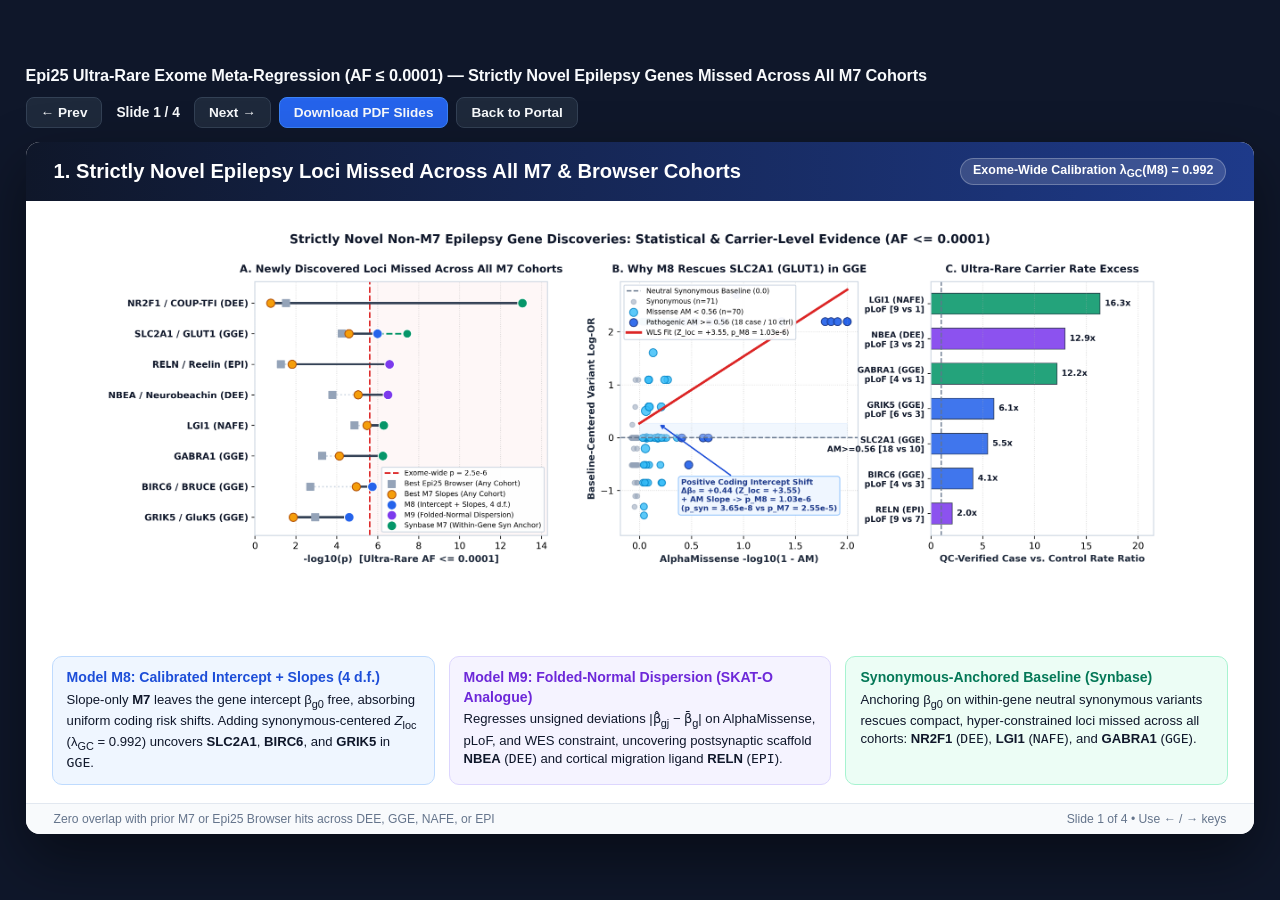
<file: slides_new_m8_genes.html>
<!DOCTYPE html>
<html lang="en">
<head>
  <meta charset="UTF-8" />
  <meta name="viewport" content="width=device-width, initial-scale=1.0" />
  <title>Epi25 Ultra-Rare Meta-Regression — Strictly Novel Epilepsy Genes Beyond M7</title>
  <style>
    :root {
      --bg: #0f172a;
      --card: #ffffff;
      --ink: #0f172a;
      --muted: #475569;
      --blue: #1d4ed8;
      --violet: #6d28d9;
      --emerald: #047857;
      --plum: #701a75;
      --border: #e2e8f0;
    }
    * { box-sizing: border-box; margin: 0; padding: 0; }
    body {
      font-family: -apple-system, BlinkMacSystemFont, "Inter", "Segoe UI", Roboto, sans-serif;
      background: var(--bg);
      color: var(--ink);
      min-height: 100vh;
      display: flex;
      flex-direction: column;
      align-items: center;
      justify-content: center;
      padding: 20px;
    }
    .topbar {
      width: min(1280px, 96vw);
      display: flex;
      justify-content: space-between;
      align-items: center;
      color: #f8fafc;
      margin-bottom: 14px;
      gap: 12px;
      flex-wrap: wrap;
    }
    .topbar h1 { font-size: 1.02rem; font-weight: 700; letter-spacing: -0.01em; }
    .controls { display: flex; gap: 8px; align-items: center; flex-wrap: wrap; }
    .btn {
      background: #1e293b;
      color: #f8fafc;
      border: 1px solid #334155;
      padding: 7px 14px;
      border-radius: 8px;
      font-size: 0.85rem;
      font-weight: 600;
      cursor: pointer;
      text-decoration: none;
      transition: background 0.15s;
    }
    .btn:hover { background: #334155; }
    .btn.primary { background: #2563eb; border-color: #3b82f6; }
    .btn.primary:hover { background: #1d4ed8; }
    .slide-deck {
      width: min(1280px, 96vw);
      aspect-ratio: 16 / 9;
      background: var(--card);
      border-radius: 14px;
      box-shadow: 0 25px 60px rgba(0,0,0,0.45);
      overflow: hidden;
      position: relative;
      display: flex;
      flex-direction: column;
    }
    .slide { display: none; flex-direction: column; height: 100%; width: 100%; }
    .slide.active { display: flex; }
    .slide-hdr {
      background: linear-gradient(90deg, #0f172a 0%, #1e3a8a 100%);
      color: #ffffff;
      padding: 16px 28px;
      display: flex;
      justify-content: space-between;
      align-items: center;
    }
    .slide-hdr h2 { font-size: 1.26rem; font-weight: 700; }
    .slide-hdr .badge {
      background: rgba(255,255,255,0.14);
      border: 1px solid rgba(255,255,255,0.25);
      padding: 4px 12px;
      border-radius: 999px;
      font-size: 0.78rem;
      font-weight: 600;
    }
    .slide-body {
      flex: 1;
      padding: 18px 26px;
      display: flex;
      flex-direction: column;
      justify-content: space-between;
      overflow-y: auto;
      gap: 12px;
    }
    .hero-img { width: 100%; max-height: 65%; object-fit: contain; border-radius: 8px; }
    .cards-3 { display: grid; grid-template-columns: repeat(3, 1fr); gap: 14px; }
    .callout {
      border-radius: 10px;
      padding: 11px 14px;
      font-size: 0.82rem;
      line-height: 1.42;
      border: 1px solid var(--border);
    }
    .callout.green { background: #ecfdf5; border-color: #a7f3d0; }
    .callout.blue { background: #eff6ff; border-color: #bfdbfe; }
    .callout.plum { background: #fdf4ff; border-color: #f5d0fe; }
    .callout.violet { background: #f5f3ff; border-color: #ddd6fe; }
    .callout.amber { background: #fffbeb; border-color: #fde68a; }
    .callout strong.title { display: block; font-size: 0.88rem; margin-bottom: 3px; }
    table.scorecard { width: 100%; border-collapse: collapse; font-size: 0.82rem; }
    table.scorecard th {
      background: #f1f5f9;
      color: #0f172a;
      text-align: left;
      padding: 9px 10px;
      border-bottom: 2px solid #cbd5e1;
      font-weight: 700;
    }
    table.scorecard td { padding: 8px 10px; border-bottom: 1px solid #e2e8f0; }
    table.scorecard tr:nth-child(even) td { background: #f8fafc; }
    .slide-ftr {
      background: #f8fafc;
      border-top: 1px solid #e2e8f0;
      padding: 8px 28px;
      font-size: 0.76rem;
      color: #64748b;
      display: flex;
      justify-content: space-between;
    }
    @media (max-width: 960px) {
      .slide-deck { aspect-ratio: auto; min-height: 82vh; }
      .cards-3 { grid-template-columns: 1fr; }
    }
  </style>
</head>
<body>
  <div class="topbar">
    <h1>Epi25 Ultra-Rare Exome Meta-Regression (AF &le; 0.0001) &mdash; Strictly Novel Epilepsy Genes Missed Across All M7 Cohorts</h1>
    <div class="controls">
      <button class="btn" onclick="prevSlide()">&larr; Prev</button>
      <span id="counter" style="font-size:0.86rem;font-weight:600;padding:0 6px;">Slide 1 / 4</span>
      <button class="btn" onclick="nextSlide()">Next &rarr;</button>
      <a class="btn primary" href="epi25_new_models_epilepsy_genes_slides.pdf" target="_blank">Download PDF Slides</a>
      <a class="btn" href="index.html">Back to Portal</a>
    </div>
  </div>

  <div class="slide-deck">
    <!-- SLIDE 1 -->
    <section class="slide active">
      <div class="slide-hdr">
        <h2>1. Strictly Novel Epilepsy Loci Missed Across All M7 &amp; Browser Cohorts</h2>
        <span class="badge">Exome-Wide Calibration &lambda;<sub>GC</sub>(M8) = 0.992</span>
      </div>
      <div class="slide-body">
        <img class="hero-img" src="figures/slide_fig3_quant.png?v=20261113b" alt="Quantitative Rescue of Strictly Novel Non-M7 Epilepsy Genes" />
        <div class="cards-3">
          <div class="callout blue">
            <strong class="title" style="color:#1d4ed8;">Model M8: Calibrated Intercept + Slopes (4 d.f.)</strong>
            Slope-only <strong>M7</strong> leaves the gene intercept &beta;<sub>g0</sub> free, absorbing uniform coding risk shifts. Adding synonymous-centered <em>Z</em><sub>loc</sub> (&lambda;<sub>GC</sub> = 0.992) uncovers <strong>SLC2A1</strong>, <strong>BIRC6</strong>, and <strong>GRIK5</strong> in <code>GGE</code>.
          </div>
          <div class="callout violet">
            <strong class="title" style="color:#6d28d9;">Model M9: Folded-Normal Dispersion (SKAT-O Analogue)</strong>
            Regresses unsigned deviations |&beta;&#770;<sub>gj</sub> &minus; &beta;&#772;<sub>g</sub>| on AlphaMissense, pLoF, and WES constraint, uncovering postsynaptic scaffold <strong>NBEA</strong> (<code>DEE</code>) and cortical migration ligand <strong>RELN</strong> (<code>EPI</code>).
          </div>
          <div class="callout green">
            <strong class="title" style="color:#047857;">Synonymous-Anchored Baseline (Synbase)</strong>
            Anchoring &beta;<sub>g0</sub> on within-gene neutral synonymous variants rescues compact, hyper-constrained loci missed across all cohorts: <strong>NR2F1</strong> (<code>DEE</code>), <strong>LGI1</strong> (<code>NAFE</code>), and <strong>GABRA1</strong> (<code>GGE</code>).
          </div>
        </div>
      </div>
      <div class="slide-ftr">
        <span>Zero overlap with prior M7 or Epi25 Browser hits across DEE, GGE, NAFE, or EPI</span>
        <span>Slide 1 of 4 &bull; Use &larr; / &rarr; keys</span>
      </div>
    </section>

    <!-- SLIDE 2 -->
    <section class="slide">
      <div class="slide-hdr">
        <h2>2. Model M8 (Intercept + Slopes): Newly Uncovered GGE Mechanisms</h2>
        <span class="badge">Missed Across All 4 Cohorts in M7 &amp; Browser</span>
      </div>
      <div class="slide-body">
        <img class="hero-img" src="figures/slide_fig1_m8_bio.jpg?v=20261113b" alt="M8 Strictly Novel GGE Biology" />
        <div class="cards-3">
          <div class="callout green">
            <strong class="title" style="color:#047857;">SLC2A1 / GLUT1 in GGE (p<sub>M8</sub> = 1.03e-6; p<sub>syn</sub> = 3.65e-8)</strong>
            0 case pLoFs in GGE, driven by 18 case vs. 10 control AM &ge; 0.564 pore missense (5.5&times; rate excess, <em>Z</em><sub>loc</sub> = +3.55). Directly actionable: <strong>ketogenic diet</strong> supplies ketones via MCT1 to bypass BBB GLUT1.
          </div>
          <div class="callout blue">
            <strong class="title" style="color:#1d4ed8;">BIRC6 / BRUCE in GGE (p<sub>M8</sub> = 1.83e-6; 4.74e-10 at AF &le; 10<sup>-3</sup>)</strong>
            Giant horseshoe E2/E3 ubiquitin ligase (pLI = 1.0, LOEUF = 0.09) ubiquitinating axonal LC3/GABARAP to restrain autophagosome buildup and protect GABA<sub>A</sub> receptor surface trafficking (4.1&times; GGE pLoF excess).
          </div>
          <div class="callout plum">
            <strong class="title" style="color:#701a75;">GRIK5 / GluK5 in GGE (p<sub>M8</sub> = 2.45e-5 vs. M7 = 0.013; 550&times; Gain)</strong>
            Strongest positive intercept shift among novel GGE receptors (<em>Z</em><sub>loc</sub> = +4.17, 6 vs. 3 QC pLoFs = 6.1&times; excess + AM &gt; 0.99 pore/LBD missense) in the high-affinity GluK2/GluK5 kainate receptor.
          </div>
        </div>
      </div>
      <div class="slide-ftr">
        <span>All highlighted variants verified against strict Epi25 QC (in_analysis = True)</span>
        <span>Slide 2 of 4 &bull; Use &larr; / &rarr; keys</span>
      </div>
    </section>

    <!-- SLIDE 3 -->
    <section class="slide">
      <div class="slide-hdr">
        <h2>3. M9 Dispersion &amp; Synonymous Baseline: Scaffolds, Migration &amp; Inhibitory Tone</h2>
        <span class="badge">Postsynaptic Trafficking, Lamination &amp; GABAergic Fate</span>
      </div>
      <div class="slide-body">
        <img class="hero-img" src="figures/slide_fig2_m9_bio.jpg?v=20261113b" alt="M9 and Synbase Strictly Novel Biology" />
        <div class="cards-3">
          <div class="callout violet">
            <strong class="title" style="color:#6d28d9;">NBEA / Neurobeachin in DEE (p<sub>M9</sub> = 3.18e-7 vs. Browser 1.64e-4)</strong>
            PKA-anchoring trans-Golgi scaffold routing GABA<sub>A</sub> and AMPA receptors to dendritic spines. Shows 12.9&times; DEE pLoF rate excess (3/1,937 cases vs. 2/16,710 controls) plus sharp domain missense dispersion.
          </div>
          <div class="callout amber">
            <strong class="title" style="color:#92400e;">RELN in EPI (p<sub>M9</sub> = 2.67e-7) &amp; LGI1 in NAFE (p<sub>syn</sub> = 5.07e-7)</strong>
            <em>RELN</em> (Reelin) governs cortical lamination &amp; lateral temporal epilepsy (ADLTE; missed across all M7 cohorts at p &ge; 0.015). Secreted <em>LGI1</em> bridges ADAM22/23 across focal synapses (9 vs. 1 pLoFs = 16.3&times;).
          </div>
          <div class="callout green">
            <strong class="title" style="color:#047857;">NR2F1 (DEE, 8.66e-14) &amp; GABRA1 (GGE, 5.59e-7)</strong>
            Anchoring compact genes on within-gene synonymous variants rescues cortical MGE interneuron fate TF <strong>NR2F1</strong> (R<sup>2</sup> = 64%) and postsynaptic GABA<sub>A</sub> &alpha;<sub>1</sub> channel <strong>GABRA1</strong> (12.2&times; GGE pLoF excess).
          </div>
        </div>
      </div>
      <div class="slide-ftr">
        <span>Ultra-Rare Coding Regime (AF &le; 0.0001, 100% Firth Penalized-Likelihood Estimation)</span>
        <span>Slide 3 of 4 &bull; Use &larr; / &rarr; keys</span>
      </div>
    </section>

    <!-- SLIDE 4 -->
    <section class="slide">
      <div class="slide-hdr">
        <h2>4. Scorecard: Strictly Newly Uncovered Epilepsy Genes (Missed Across All M7 Cohorts)</h2>
        <span class="badge">8 Validated Non-M7 Discoveries</span>
      </div>
      <div class="slide-body">
        <table class="scorecard">
          <thead>
            <tr>
              <th>Gene (Cohort)</th>
              <th>Rescuing Model</th>
              <th>Best Browser <em>p</em></th>
              <th>Best M7 <em>p</em> (Any Cohort)</th>
              <th>New Model <em>p</em></th>
              <th><em>Z</em><sub>loc</sub> / QC Carriers</th>
              <th>Neurobiological Mechanism &amp; Clinical Take-Home</th>
            </tr>
          </thead>
          <tbody>
            <tr><td><strong>SLC2A1</strong> (GGE)</td><td>M8 + Synbase</td><td>5.64e-05</td><td>2.55e-05</td><td><strong>1.03e-06</strong> (3.7e-8)</td><td>+3.55 (18/10 AM+)</td><td>BBB GLUT1 hypomorphic missense (0 pLoF); <strong>ketogenic diet precision therapy</strong></td></tr>
            <tr><td><strong>BIRC6</strong> (GGE)</td><td>M8 (4 d.f.)</td><td>1.96e-03</td><td>1.11e-05</td><td><strong>1.83e-06</strong></td><td>+2.57 (4/3 pLoF)</td><td>Axonal BRUCE E2/E3 ligase (pLI=1.0); restrains LC3/GABARAP autophagy (4.7e-10 at AF&le;10<sup>-3</sup>)</td></tr>
            <tr><td><strong>GRIK5</strong> (GGE)</td><td>M8 (suggestive)</td><td>1.13e-03</td><td>1.34e-02</td><td><strong>2.45e-05</strong></td><td>+4.17 (6/3 pLoF)</td><td>GluK5 (KA2) high-affinity kainate glutamate receptor subunit (550&times; gain over M7; 6.1&times; pLoF)</td></tr>
            <tr><td><strong>NBEA</strong> (DEE)</td><td>M9 Dispersion</td><td>1.64e-04</td><td>9.03e-06</td><td><strong>3.18e-07</strong></td><td>+1.26 (3/2 pLoF)</td><td>Neurobeachin PKA scaffold; dendritic GABA<sub>A</sub> &amp; AMPA trafficking (12.9&times; DEE pLoF rate)</td></tr>
            <tr><td><strong>RELN</strong> (EPI)</td><td>M9 Dispersion</td><td>5.34e-02</td><td>1.51e-02</td><td><strong>2.67e-07</strong></td><td>+1.39 (9/7 pLoF)</td><td>Secreted Reelin ApoER2/VLDLR ligand; cortical lamination &amp; lateral temporal epilepsy (ADLTE)</td></tr>
            <tr><td><strong>NR2F1</strong> (DEE)</td><td>Synbase M7</td><td>3.01e-02</td><td>1.70e-01</td><td><strong>8.66e-14</strong></td><td>R<sup>2</sup> = 64% (2/0 pLoF)</td><td>COUP-TFI nuclear receptor governing cortical MGE interneuron specification (19 coding + 47 syn)</td></tr>
            <tr><td><strong>LGI1</strong> (NAFE)</td><td>Synbase M7</td><td>1.37e-05</td><td>3.37e-06</td><td><strong>5.07e-07</strong></td><td>+1.82 (9/1 pLoF)</td><td>Secreted trans-synaptic ADAM22/ADAM23 Kv1/AMPA bridge in focal epilepsy (16.3&times; NAFE pLoF)</td></tr>
            <tr><td><strong>GABRA1</strong> (GGE)</td><td>Synbase / M8</td><td>5.19e-04</td><td>7.50e-05</td><td><strong>5.59e-07</strong></td><td>+3.05 (4/1 pLoF)</td><td>Postsynaptic GABA<sub>A</sub> &alpha;<sub>1</sub> chloride channel subunit (12.2&times; GGE pLoF excess)</td></tr>
          </tbody>
        </table>
        <div class="callout blue" style="padding:9px 14px;">
          <strong>Strict Novelty &amp; QC Filter:</strong> Genes previously captured by M7 or Epi25 Browser in <em>any</em> epilepsy cohort (<em>SCN1A</em>, <em>SLC6A1</em>, <em>STX1B</em>) or canonical DEE sodium channels (<em>SCN2A</em>, <em>SCN8A</em>) are excluded so every row above is a genuinely newly uncovered locus (<em>p</em><sub>M7</sub> &ge; 2.5e-6 and <em>p</em><sub>Browser</sub> &ge; 2.5e-6 across all 4 cohorts). Non-biological blood V(D)J/repeat shifts (<em>IGLL5</em>, <em>AHNAK2</em>) and QC-failed indel clusters (<em>PAK5</em>, <em>ENAH</em>) are also excluded.
        </div>
      </div>
      <div class="slide-ftr">
        <span>Interactive Web Portal: marivascruz.github.io/epi25-ultrarare-metaregression</span>
        <span>Slide 4 of 4 &bull; Use &larr; / &rarr; keys</span>
      </div>
    </section>
  </div>

  <script>
    let cur = 0;
    const slides = document.querySelectorAll('.slide');
    const counter = document.getElementById('counter');
    function show(idx) {
      cur = (idx + slides.length) % slides.length;
      slides.forEach((s, i) => s.classList.toggle('active', i === cur));
      counter.textContent = `Slide ${cur + 1} / ${slides.length}`;
    }
    function nextSlide() { show(cur + 1); }
    function prevSlide() { show(cur - 1); }
    document.addEventListener('keydown', (e) => {
      if (e.key === 'ArrowRight' || e.key === 'PageDown' || e.key === ' ') nextSlide();
      if (e.key === 'ArrowLeft' || e.key === 'PageUp') prevSlide();
    });
  </script>
</body>
</html>
</file>
<file: styles.css>
:root {
  --bg-page: #f8fafc;
  --bg-card: #ffffff;
  --bg-navy: #0f172a;
  --bg-navy-light: #1e293b;
  --text-main: #0f172a;
  --text-muted: #475569;
  --text-light: #94a3b8;
  --accent-blue: #2563eb;
  --accent-teal: #0d9488;
  --accent-crimson: #e11d48;
  --accent-amber: #d97706;
  --accent-purple: #7c3aed;
  --border-color: #e2e8f0;
  --shadow-sm: 0 1px 3px rgba(15, 23, 42, 0.06);
  --shadow-md: 0 4px 12px rgba(15, 23, 42, 0.08);
  --radius: 10px;
}

* {
  box-sizing: border-box;
  margin: 0;
  padding: 0;
}

body {
  font-family: -apple-system, BlinkMacSystemFont, "Inter", "Segoe UI", Roboto, Helvetica, Arial, sans-serif;
  background-color: var(--bg-page);
  color: var(--text-main);
  line-height: 1.55;
  font-size: 14.5px;
}

/* Header */
.hero-header {
  background: linear-gradient(135deg, #0f172a 0%, #312e81 55%, #0f766e 100%);
  color: #ffffff;
  padding: 2.4rem 2rem 2rem;
  border-bottom: 3px solid #38bdf8;
}

.container {
  max-width: 1440px;
  margin: 0 auto;
}

.badge-row {
  display: flex;
  flex-wrap: wrap;
  gap: 0.55rem;
  margin-bottom: 0.85rem;
}

.badge {
  display: inline-flex;
  align-items: center;
  padding: 0.25rem 0.7rem;
  border-radius: 999px;
  font-size: 0.76rem;
  font-weight: 600;
  letter-spacing: 0.02em;
  background: rgba(255, 255, 255, 0.14);
  color: #e0f2fe;
  border: 1px solid rgba(255, 255, 255, 0.22);
}

.badge.highlight {
  background: rgba(16, 185, 129, 0.22);
  color: #a7f3d0;
  border-color: rgba(16, 185, 129, 0.45);
}

.hero-title {
  font-size: 1.85rem;
  font-weight: 800;
  letter-spacing: -0.02em;
  margin-bottom: 0.55rem;
  line-height: 1.25;
}

.hero-subtitle {
  color: #cbd5e1;
  font-size: 0.98rem;
  max-width: 1080px;
  margin-bottom: 1.25rem;
}

.hero-actions {
  display: flex;
  flex-wrap: wrap;
  gap: 0.75rem;
  align-items: center;
}

.btn {
  display: inline-flex;
  align-items: center;
  gap: 0.45rem;
  padding: 0.55rem 1.05rem;
  border-radius: 7px;
  font-size: 0.85rem;
  font-weight: 600;
  text-decoration: none;
  cursor: pointer;
  border: 1px solid transparent;
  transition: all 0.15s ease;
}

.btn-primary {
  background: #38bdf8;
  color: #0f172a;
}

.btn-primary:hover {
  background: #7dd3fc;
}

.btn-outline {
  background: rgba(255, 255, 255, 0.1);
  color: #f8fafc;
  border-color: rgba(255, 255, 255, 0.28);
}

.btn-outline:hover {
  background: rgba(255, 255, 255, 0.2);
}

/* Sticky Control Bar */
.control-bar {
  position: sticky;
  top: 0;
  z-index: 100;
  background: rgba(255, 255, 255, 0.96);
  backdrop-filter: blur(8px);
  border-bottom: 1px solid var(--border-color);
  box-shadow: var(--shadow-sm);
  padding: 0.85rem 2rem;
}

.control-grid {
  display: grid;
  grid-template-columns: repeat(auto-fit, minmax(220px, 1fr));
  gap: 1rem;
  align-items: end;
}

.control-group label {
  display: block;
  font-size: 0.75rem;
  font-weight: 700;
  text-transform: uppercase;
  letter-spacing: 0.04em;
  color: var(--text-muted);
  margin-bottom: 0.3rem;
}

.control-group select,
.control-group input {
  width: 100%;
  padding: 0.5rem 0.7rem;
  border-radius: 6px;
  border: 1px solid #cbd5e1;
  background-color: #ffffff;
  font-size: 0.86rem;
  font-weight: 600;
  color: var(--text-main);
}

.control-group select:focus,
.control-group input:focus {
  outline: none;
  border-color: var(--accent-blue);
  box-shadow: 0 0 0 2px rgba(37, 99, 235, 0.15);
}

/* Main Content Layout */
.main-content {
  padding: 1.6rem 2rem 3.5rem;
}

/* KPI Strip */
.kpi-grid {
  display: grid;
  grid-template-columns: repeat(6, 1fr);
  gap: 0.9rem;
  margin-bottom: 1.5rem;
}

@media (max-width: 1150px) {
  .kpi-grid {
    grid-template-columns: repeat(3, 1fr);
  }
}
@media (max-width: 680px) {
  .kpi-grid {
    grid-template-columns: repeat(2, 1fr);
  }
}

.kpi-card {
  background: var(--bg-card);
  border: 1px solid var(--border-color);
  border-radius: var(--radius);
  padding: 1rem 1.1rem;
  box-shadow: var(--shadow-sm);
  border-top: 3px solid var(--accent-blue);
  transition: transform 0.15s ease;
}

.kpi-card.active-model {
  border-top-width: 4px;
  border-top-color: var(--accent-crimson);
  background: #fff1f2;
}

.kpi-card.m1 { border-top-color: #64748b; }
.kpi-card.m2 { border-top-color: #3b82f6; }
.kpi-card.m3 { border-top-color: #0d9488; }
.kpi-card.m4 { border-top-color: #d97706; }
.kpi-card.m5 { border-top-color: #e11d48; }

.kpi-label {
  font-size: 0.74rem;
  font-weight: 700;
  text-transform: uppercase;
  color: var(--text-muted);
  margin-bottom: 0.25rem;
}

.kpi-value {
  font-size: 1.65rem;
  font-weight: 800;
  color: var(--text-main);
  line-height: 1.15;
}

.kpi-sub {
  font-size: 0.76rem;
  color: var(--text-muted);
  margin-top: 0.25rem;
}

/* Section Cards */
.section-card {
  background: var(--bg-card);
  border: 1px solid var(--border-color);
  border-radius: var(--radius);
  padding: 1.4rem 1.5rem;
  box-shadow: var(--shadow-sm);
  margin-bottom: 1.5rem;
}

.section-header {
  display: flex;
  justify-content: space-between;
  align-items: flex-start;
  flex-wrap: wrap;
  gap: 0.75rem;
  margin-bottom: 1rem;
  padding-bottom: 0.75rem;
  border-bottom: 1px solid var(--border-color);
}

.section-title {
  font-size: 1.15rem;
  font-weight: 700;
  color: var(--bg-navy);
}

.section-desc {
  font-size: 0.85rem;
  color: var(--text-muted);
  margin-top: 0.15rem;
}

.chart-row-2col {
  display: grid;
  grid-template-columns: 1fr 1fr;
  gap: 1.4rem;
  margin-bottom: 1.5rem;
}

@media (max-width: 1024px) {
  .chart-row-2col {
    grid-template-columns: 1fr;
  }
}

.plot-box {
  width: 100%;
  height: 410px;
}

/* Table Styling */
.table-controls {
  display: flex;
  flex-wrap: wrap;
  gap: 0.8rem;
  align-items: center;
  margin-bottom: 0.9rem;
}

.table-controls input[type="text"] {
  padding: 0.48rem 0.8rem;
  border: 1px solid #cbd5e1;
  border-radius: 6px;
  font-size: 0.86rem;
  min-width: 250px;
}

.table-controls select {
  padding: 0.48rem 0.7rem;
  border: 1px solid #cbd5e1;
  border-radius: 6px;
  font-size: 0.85rem;
}

.table-wrapper {
  overflow-x: auto;
  max-height: 580px;
  overflow-y: auto;
  border: 1px solid var(--border-color);
  border-radius: 8px;
}

table.results-table {
  width: 100%;
  border-collapse: collapse;
  font-size: 0.82rem;
  text-align: right;
}

table.results-table th {
  position: sticky;
  top: 0;
  background: #f1f5f9;
  color: #1e293b;
  font-weight: 700;
  padding: 0.65rem 0.65rem;
  border-bottom: 2px solid #cbd5e1;
  cursor: pointer;
  user-select: none;
  white-space: nowrap;
  z-index: 10;
}

table.results-table th:hover {
  background: #e2e8f0;
}

table.results-table th:first-child,
table.results-table td:first-child,
table.results-table th:nth-child(2),
table.results-table td:nth-child(2) {
  text-align: left;
}

table.results-table td {
  padding: 0.55rem 0.65rem;
  border-bottom: 1px solid #f1f5f9;
  white-space: nowrap;
}

table.results-table tr:hover {
  background-color: #f0f9ff;
  cursor: pointer;
}

table.results-table tr.selected-row {
  background-color: #fef2f2;
  font-weight: 600;
}

.pill-group {
  display: inline-block;
  padding: 0.12rem 0.48rem;
  border-radius: 4px;
  font-size: 0.74rem;
  font-weight: 700;
}
.pill-CD, .pill-DEE { background: #fee2e2; color: #991b1b; }
.pill-UC, .pill-GGE { background: #ccfbf1; color: #115e59; }
.pill-IBD, .pill-EPI { background: #dbeafe; color: #1e40af; }
.pill-NAFE { background: #fef3c7; color: #92400e; }

.p-sig {
  color: #be123c;
  font-weight: 700;
  background: #ffe4e6;
  padding: 0.1rem 0.35rem;
  border-radius: 4px;
}

.p-sug {
  color: #b45309;
  font-weight: 600;
}

/* Summary Matrix Table */
table.matrix-table {
  width: 100%;
  border-collapse: collapse;
  font-size: 0.84rem;
}

table.matrix-table th,
table.matrix-table td {
  padding: 0.6rem 0.75rem;
  border-bottom: 1px solid var(--border-color);
  text-align: right;
}

table.matrix-table th:first-child,
table.matrix-table td:first-child,
table.matrix-table th:nth-child(2),
table.matrix-table td:nth-child(2),
table.matrix-table th:nth-child(3),
table.matrix-table td:nth-child(3) {
  text-align: left;
}

table.matrix-table thead th {
  background: #f8fafc;
  font-weight: 700;
  border-bottom: 2px solid #cbd5e1;
}

/* Figures Gallery */
.fig-grid {
  display: grid;
  grid-template-columns: 1fr;
  gap: 1.6rem;
}

.fig-card {
  border: 1px solid var(--border-color);
  border-radius: 10px;
  overflow: hidden;
  background: #ffffff;
  box-shadow: var(--shadow-sm);
}

.fig-card img {
  width: 100%;
  max-height: 760px;
  object-fit: contain;
  height: auto;
  display: block;
  margin: 0 auto;
  padding: 0.6rem;
  background: #ffffff;
  border-bottom: 1px solid var(--border-color);
  cursor: zoom-in;
}

.fig-caption {
  padding: 0.9rem 1.15rem;
  font-size: 0.86rem;
  color: var(--text-muted);
  background: #f8fafc;
  display: flex;
  justify-content: space-between;
  align-items: center;
  gap: 1rem;
  flex-wrap: wrap;
}

.fig-caption strong {
  color: var(--text-main);
}

.fig-open-link {
  font-size: 0.78rem;
  font-weight: 700;
  color: var(--accent-blue);
  text-decoration: none;
  white-space: nowrap;
}

.fig-open-link:hover {
  text-decoration: underline;
}

/* Methods Grid */
.methods-grid {
  display: grid;
  grid-template-columns: repeat(auto-fit, minmax(320px, 1fr));
  gap: 1.2rem;
}

.method-box {
  background: #f8fafc;
  border: 1px solid var(--border-color);
  border-radius: 8px;
  padding: 1rem 1.15rem;
}

.method-box h4 {
  font-size: 0.95rem;
  color: var(--bg-navy);
  margin-bottom: 0.45rem;
}

.method-box p {
  font-size: 0.84rem;
  color: var(--text-muted);
}

.formula-block {
  background: #ffffff;
  border: 1px solid #e2e8f0;
  border-radius: 6px;
  padding: 0.65rem 0.85rem;
  margin-top: 0.55rem;
  font-family: "SFMono-Regular", Consolas, "Liberation Mono", Menlo, monospace;
  font-size: 0.8rem;
  color: #0f172a;
  overflow-x: auto;
}

footer {
  text-align: center;
  padding: 2rem;
  color: var(--text-muted);
  font-size: 0.82rem;
  border-top: 1px solid var(--border-color);
  background: #ffffff;
}
</file>
